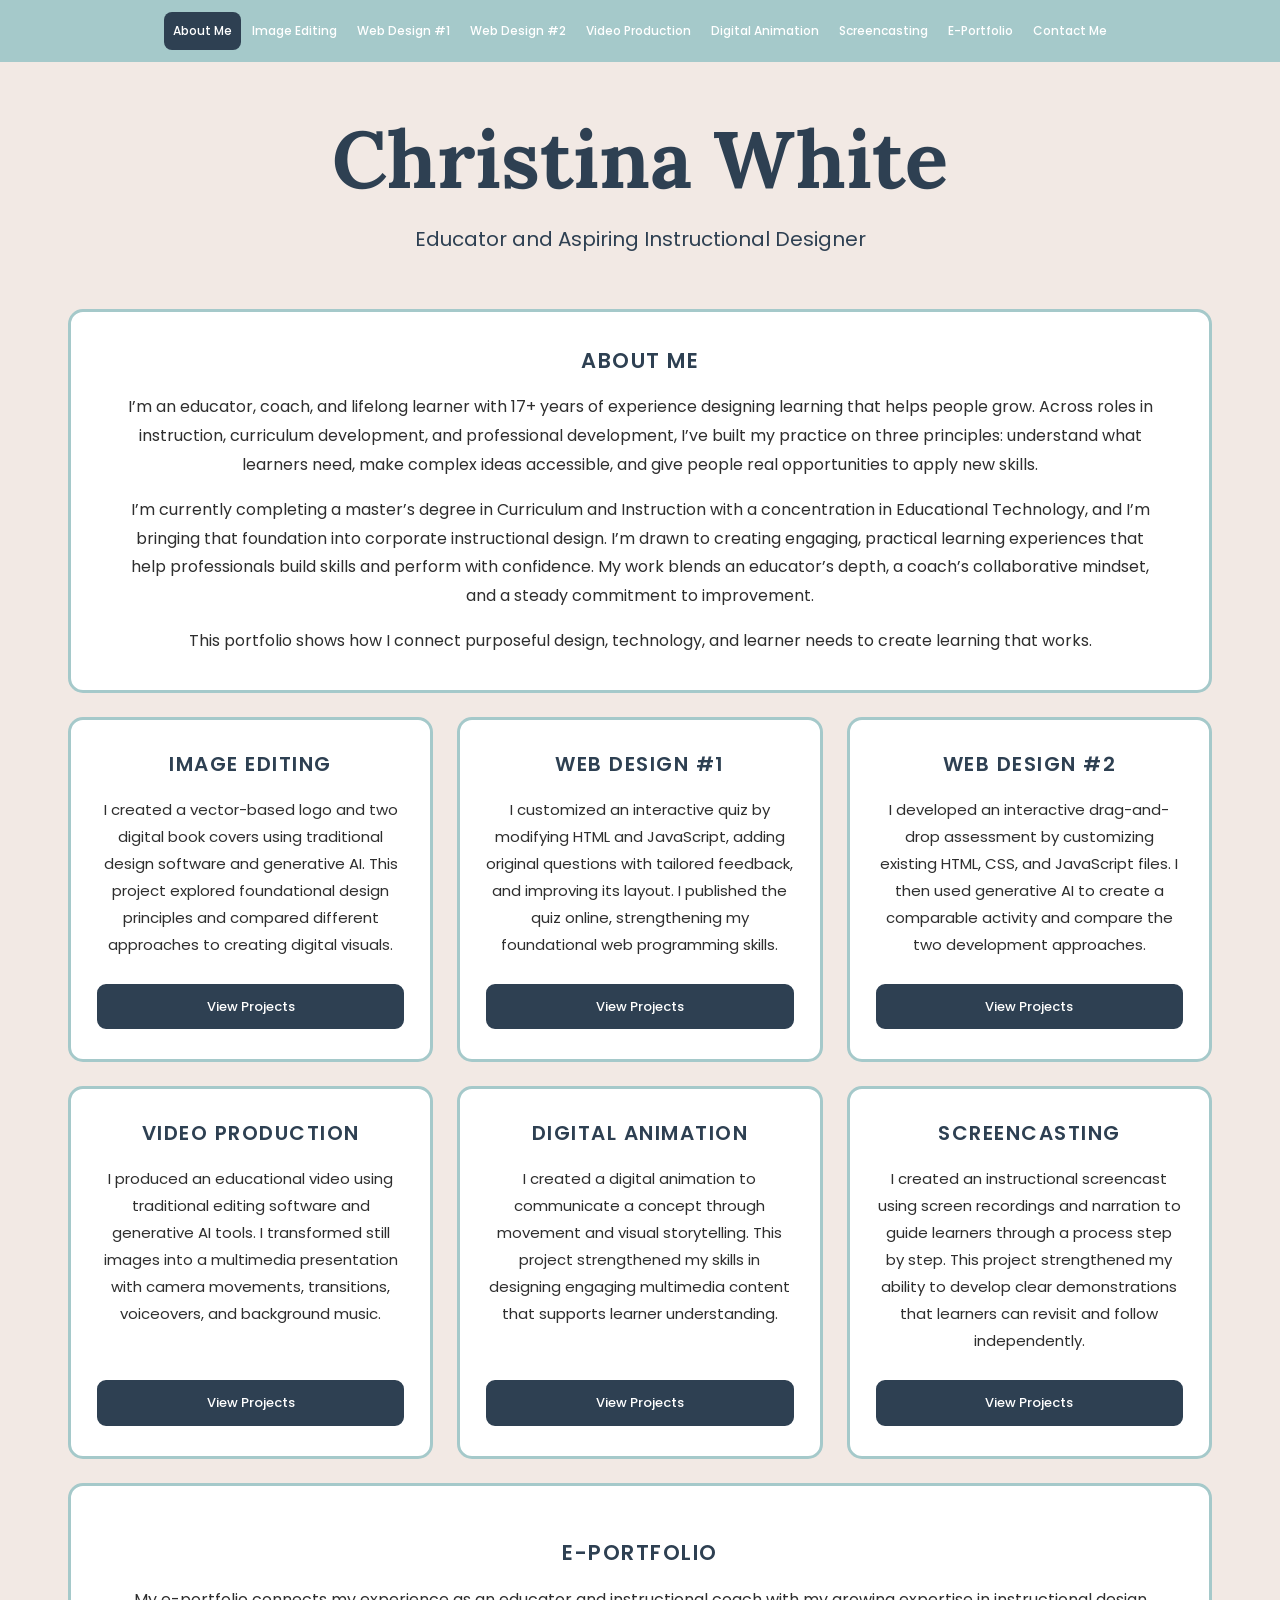
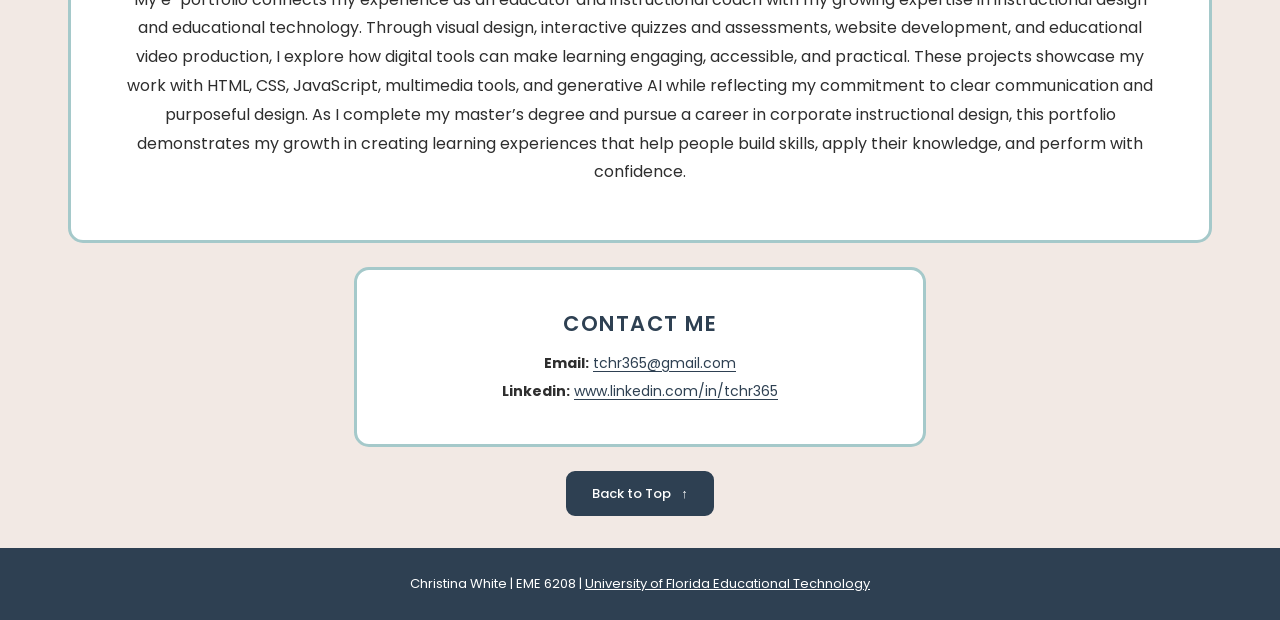
<file: index.html>
<!DOCTYPE html>
<html lang="en">
<head>
  <meta charset="UTF-8">
  <meta name="viewport" content="width=device-width, initial-scale=1.0">
  <meta name="description" content="Christina White's e-portfolio: education, instructional design, web development, and digital media projects.">
  <meta name="theme-color" content="#A5C9CA">
  <title>Christina White | E-Portfolio</title>
  <link rel="preconnect" href="https://fonts.googleapis.com">
  <link rel="preconnect" href="https://fonts.gstatic.com" crossorigin>
  <link href="https://fonts.googleapis.com/css2?family=Lora:wght@700&family=Poppins:wght@400;500;600;700&display=swap" rel="stylesheet">
  <link rel="stylesheet" href="style.css">
  <script src="script.js" defer></script>
</head>
<body id="top">
  <a class="skip-link" href="#main-content">Skip to content</a>
  <div class="page-shell">
    <header class="site-header">
      <nav class="navigation" aria-label="Main navigation">
        <button class="menu-toggle" type="button" aria-expanded="false" aria-controls="navigation-links" hidden>Menu <span aria-hidden="true">☰</span></button>
       <ul class="nav-list" id="navigation-links">
  <li><a class="nav-link" href="#about" data-section="about">About Me</a></li>
  <li><a class="nav-link" href="#image-editing" data-section="image-editing">Image Editing</a></li>
  <li><a class="nav-link" href="#web-design-1" data-section="web-design-1">Web Design #1</a></li>
  <li><a class="nav-link" href="#web-design-2" data-section="web-design-2">Web Design #2</a></li>
  <li><a class="nav-link" href="#video-production" data-section="video-production">Video Production</a></li>
  <li><a class="nav-link" href="#animation" data-section="animation">Digital Animation</a></li>
  <li><a class="nav-link" href="#screencasting" data-section="screencasting">Screencasting</a></li>
  <li><a class="nav-link" href="#e-portfolio" data-section="e-portfolio">E-Portfolio</a></li>
  <li><a class="nav-link" href="#contact" data-section="contact">Contact Me</a></li>
</ul>
      </nav>
    </header>

    <div class="introduction">
      <h1>Christina White</h1>
      <p>Educator and Aspiring Instructional Designer</p>
    </div>

    <main class="portfolio-grid" id="main-content">
      <!-- Row 1: About Me spans all three columns. -->
      <section class="card full-width about-card" id="about" aria-labelledby="about-heading">
        <h2 id="about-heading">ABOUT ME</h2>
        <p>I’m an educator, coach, and lifelong learner with 17+ years of experience designing learning that helps people grow. Across roles in instruction, curriculum development, and professional development, I’ve built my practice on three principles: understand what learners need, make complex ideas accessible, and give people real opportunities to apply new skills.</p>
        <p>I’m currently completing a master’s degree in Curriculum and Instruction with a concentration in Educational Technology, and I’m bringing that foundation into corporate instructional design. I’m drawn to creating engaging, practical learning experiences that help professionals build skills and perform with confidence. My work blends an educator’s depth, a coach’s collaborative mindset, and a steady commitment to improvement.</p>
        <p>This portfolio shows how I connect purposeful design, technology, and learner needs to create learning that works.</p>
      </section>

      <!-- Row 2: Three project cards. Add project URLs in script.js. -->
      <section class="card project-card" id="image-editing" aria-labelledby="image-heading">
        <h2 id="image-heading">IMAGE EDITING</h2>
        <p>I created a vector-based logo and two digital book covers using traditional design software and generative AI. This project explored foundational design principles and compared different approaches to creating digital visuals.</p>
        <div class="button-group">
  <a class="button" href="image-editing.html">View Projects</a>
        </div>
      </section>
      <section class="card project-card" id="web-design-1" aria-labelledby="web-1-heading">
        <h2 id="web-1-heading">WEB DESIGN #1</h2>
        <p>I customized an interactive quiz by modifying HTML and JavaScript, adding original questions with tailored feedback, and improving its layout. I published the quiz online, strengthening my foundational web programming skills.</p>
        <div class="button-group">
          <a class="button" href="web-design-1.html">View Projects</a>
        </div>
      </section>
      <section class="card project-card" id="web-design-2" aria-labelledby="web-2-heading">
        <h2 id="web-2-heading">WEB DESIGN #2</h2>
        <p>I developed an interactive drag-and-drop assessment by customizing existing HTML, CSS, and JavaScript files. I then used generative AI to create a comparable activity and compare the two development approaches.</p>
        <div class="button-group">
          <a class="button" href="web-design-2.html">View Projects</a>
        </div>
      </section>

      <!-- Row 3: Three more project cards. -->
      <section class="card project-card" id="video-production" aria-labelledby="video-heading">
        <h2 id="video-heading">VIDEO PRODUCTION</h2>
        <p>I produced an educational video using traditional editing software and generative AI tools. I transformed still images into a multimedia presentation with camera movements, transitions, voiceovers, and background music.</p>
                  <div class="button-group">
  <a class="button" href="video-production.html">View Projects</a>
        </div>
      </section>
      <section class="card project-card" id="animation" aria-labelledby="animation-heading">
        <h2 id="animation-heading">DIGITAL ANIMATION</h2>
        <p>I created a digital animation to communicate a concept through movement and visual storytelling. This project strengthened my skills in designing engaging multimedia content that supports learner understanding.</p>
        <div class="button-group">
           <a class="button" href="digital-animation.html">View Projects</a>
        </div>
      </section>
      <section class="card project-card" id="screencasting" aria-labelledby="screencast-heading">
        <h2 id="screencast-heading">SCREENCASTING</h2>
        <p>I created an instructional screencast using screen recordings and narration to guide learners through a process step by step. This project strengthened my ability to develop clear demonstrations that learners can revisit and follow independently.</p>
        <div class="button-group">
         <a class="button" href="screencasting.html">View Projects</a>
</div>
             </section>

      <!-- Row 4: The portfolio statement spans all three columns. -->
      <section class="card full-width portfolio-card" id="e-portfolio" aria-labelledby="portfolio-heading">
        <h2 id="portfolio-heading">E-PORTFOLIO</h2>
        <p>My e-portfolio connects my experience as an educator and instructional coach with my growing expertise in instructional design and educational technology. Through visual design, interactive quizzes and assessments, website development, and educational video production, I explore how digital tools can make learning engaging, accessible, and practical. These projects showcase my work with HTML, CSS, JavaScript, multimedia tools, and generative AI while reflecting my commitment to clear communication and purposeful design. As I complete my master’s degree and pursue a career in corporate instructional design, this portfolio demonstrates my growth in creating learning experiences that help people build skills, apply their knowledge, and perform with confidence.</p>
      </section>

      <!-- Row 5: Half-width, half-height contact card on larger screens. -->
      <section class="card contact-card" id="contact" aria-labelledby="contact-heading">
        <h2 id="contact-heading">CONTACT ME</h2>
        <address>
          <p><strong>Email:</strong> <a href="mailto:tchr365@gmail.com">tchr365@gmail.com</a></p>
          <p><strong>Linkedin:</strong> <a href="https://www.linkedin.com/in/tchr365" target="_blank" rel="noopener noreferrer">www.linkedin.com/in/tchr365</a></p>
        </address>
      </section>
    </main>

    <div class="back-to-top"><a class="button" href="#top">Back to Top <span aria-hidden="true">↑</span></a></div>
    <footer class="site-footer"><p>Christina White | EME 6208 | <a href="https://education.ufl.edu/educational-technology/">University of Florida Educational Technology</a></p>
</footer>
  </div>

  <!-- Used only until an actual project link has been added in script.js. -->
  <dialog class="project-dialog" aria-labelledby="project-dialog-title" aria-describedby="project-dialog-message">
    <h2 id="project-dialog-title">Project</h2>
    <p id="project-dialog-message">This project will be available soon.</p>
    <form method="dialog"><button class="button" autofocus>Close</button></form>
  </dialog>
</body>
</html>
</file>
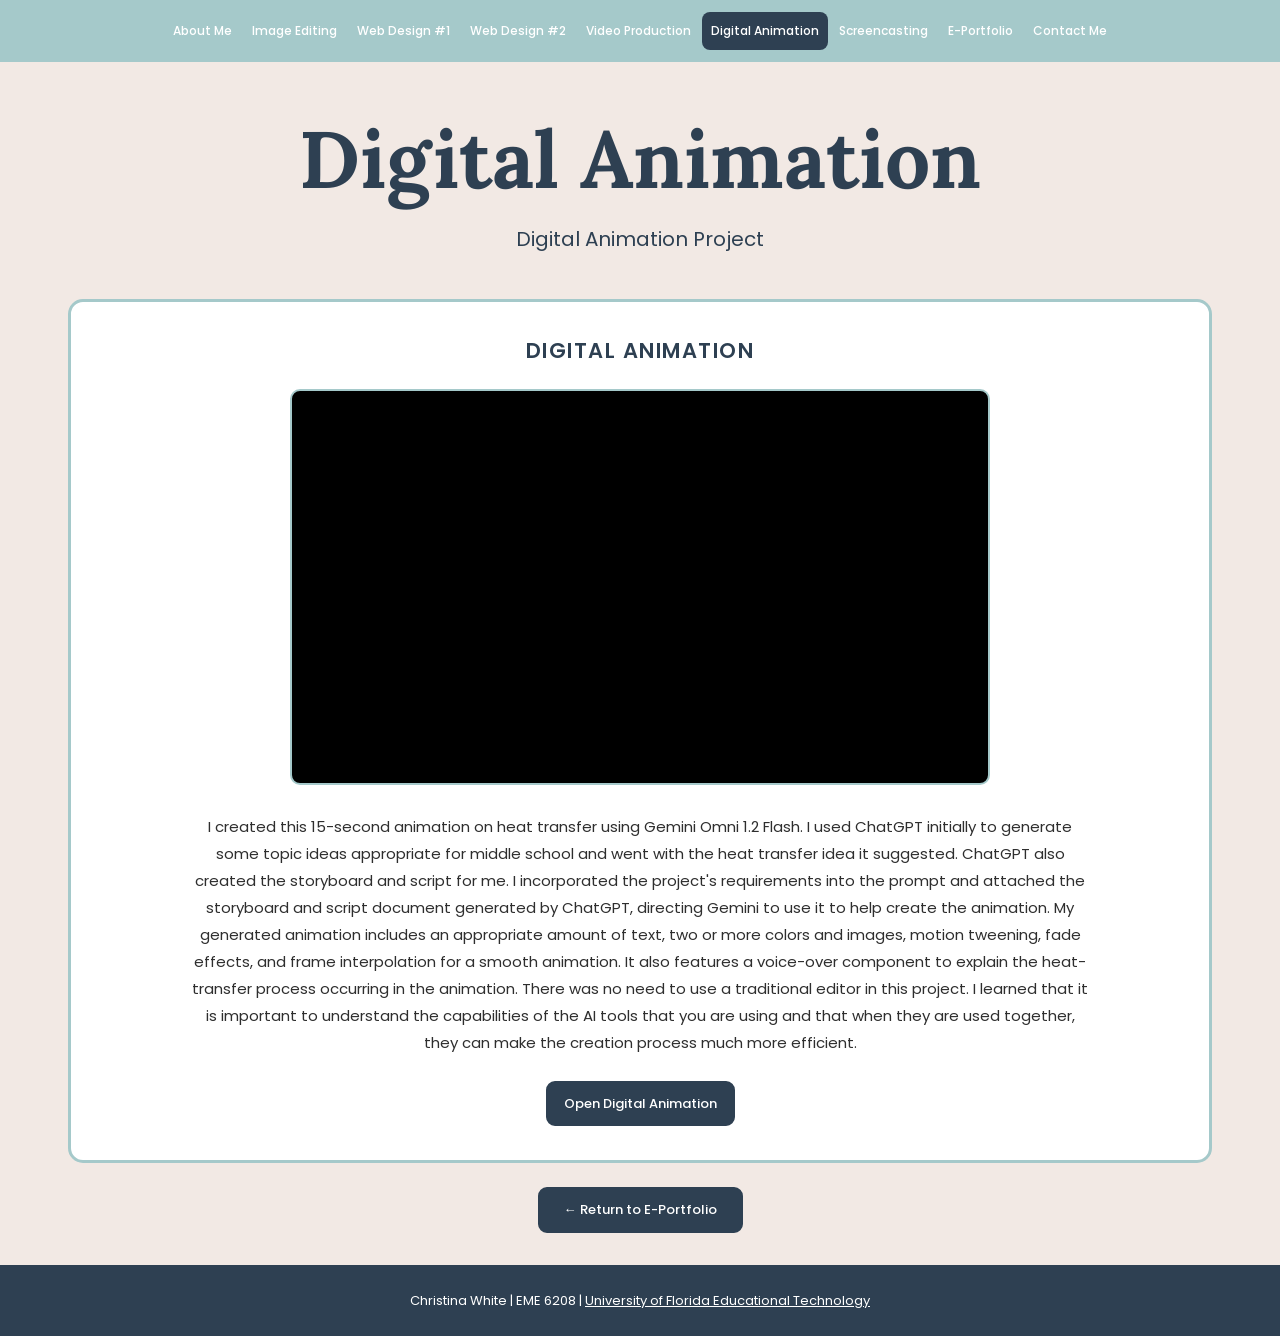
<file: digital-animation.html>
<!DOCTYPE html>
<html lang="en">

<head>

  <meta charset="UTF-8">

  <meta name="viewport"
        content="width=device-width, initial-scale=1.0">

  <meta name="description"
        content="Christina White's Digital Animation project.">

  <meta name="theme-color"
        content="#A5C9CA">

  <meta name="referrer"
        content="strict-origin-when-cross-origin">

  <title>Digital Animation | Christina White</title>


  <!-- SAME GOOGLE FONTS AS HOME PAGE -->

  <link rel="preconnect"
        href="https://fonts.googleapis.com">

  <link rel="preconnect"
        href="https://fonts.gstatic.com"
        crossorigin>

  <link
    href="https://fonts.googleapis.com/css2?family=Lora:wght@700&family=Poppins:wght@400;500;600;700&display=swap"
    rel="stylesheet">


  <!-- SAME STYLESHEET -->

  <link rel="stylesheet"
        href="style.css">


  <!-- SAME JAVASCRIPT -->

  <script src="script.js"
          defer></script>

</head>


<body id="top">

  <a class="skip-link"
     href="#main-content">
    Skip to content
  </a>


  <div class="page-shell">


    <!-- ==================================
         TOP NAVIGATION
         ================================== -->

    <header class="site-header">

      <nav class="navigation"
           aria-label="Main navigation">

        <button
          class="menu-toggle"
          type="button"
          aria-expanded="false"
          aria-controls="navigation-links"
          hidden>

          Menu

          <span aria-hidden="true">☰</span>

        </button>


        <ul class="nav-list"
            id="navigation-links">


          <li>
            <a class="nav-link"
               href="index.html#about">
              About Me
            </a>
          </li>


          <li>
            <a class="nav-link"
               href="index.html#image-editing">
              Image Editing
            </a>
          </li>


          <li>
            <a class="nav-link"
               href="index.html#web-design-1">
              Web Design #1
            </a>
          </li>


          <li>
            <a class="nav-link"
               href="index.html#web-design-2">
              Web Design #2
            </a>
          </li>


          <li>
            <a class="nav-link"
               href="index.html#video-production">
              Video Production
            </a>
          </li>


          <li>
            <a class="nav-link is-active"
               href="index.html#animation">
              Digital Animation
            </a>
          </li>


          <li>
            <a class="nav-link"
               href="index.html#screencasting">
              Screencasting
            </a>
          </li>


          <li>
            <a class="nav-link"
               href="index.html#e-portfolio">
              E-Portfolio
            </a>
          </li>


          <li>
            <a class="nav-link"
               href="index.html#contact">
              Contact Me
            </a>
          </li>


        </ul>

      </nav>

    </header>



    <!-- ==================================
         PAGE TITLE
         ================================== -->

    <div class="introduction animation-introduction">

      <h1>Digital Animation</h1>

      <p>Digital Animation Project</p>

    </div>



    <!-- ==================================
         ANIMATION PROJECT
         ================================== -->

    <main class="animation-project-grid"
          id="main-content">


      <section class="card animation-project-card">


        <h2>DIGITAL ANIMATION</h2>


        <!-- ==================================
             YOUTUBE ANIMATION
             ================================== -->

        <div class="animation-frame-container">

          <iframe
            class="animation-frame"
            src="https://www.youtube.com/embed/hjCxHATzFj4"
            title="Digital Animation Project by Christina White"
            loading="lazy"
            referrerpolicy="strict-origin-when-cross-origin"
            allow="accelerometer; autoplay; clipboard-write; encrypted-media; gyroscope; picture-in-picture; web-share"
            allowfullscreen>
          </iframe>

        </div>



        <!-- ==================================
             PROJECT DESCRIPTION
             ================================== -->

        <div class="animation-project-description">

          <p>
I created this 15-second animation on heat transfer using Gemini Omni 1.2 Flash.  I used ChatGPT initially to generate some topic ideas appropriate for middle school and went with the heat transfer idea it suggested.  ChatGPT also created the storyboard and script for me. I incorporated the project's requirements into the prompt and attached the storyboard and script document generated by ChatGPT, directing Gemini to use it to help create the animation. My generated animation includes an appropriate amount of text, two or more colors and images, motion tweening, fade effects, and frame interpolation for a smooth animation. It also features a voice-over component to explain the heat-transfer process occurring in the animation. There was no need to use a traditional editor in this project. I learned that it is important to understand the capabilities of the AI tools that you are using and that when they are used together, they can make the creation process much more efficient.  
          </p>

        </div>



        <!-- ==================================
             OPEN VIDEO BUTTON
             ================================== -->

        <div class="animation-project-button">

          <a
            class="button"
            href="https://www.youtube.com/watch?v=hjCxHATzFj4"
            target="_blank"
            rel="noopener noreferrer">

            Open Digital Animation

          </a>

        </div>


      </section>


    </main>



    <!-- ==================================
         RETURN TO PORTFOLIO
         ================================== -->

    <div class="back-to-top">

      <a
        class="button"
        href="index.html#animation">

        ← Return to E-Portfolio

      </a>

    </div>



    <!-- ==================================
         FOOTER
         ================================== -->

    <footer class="site-footer">

      <p>

        Christina White | EME 6208 |

        <a href="https://education.ufl.edu/educational-technology/">
          University of Florida Educational Technology
        </a>

      </p>

    </footer>


  </div>

</body>

</html>
</file>
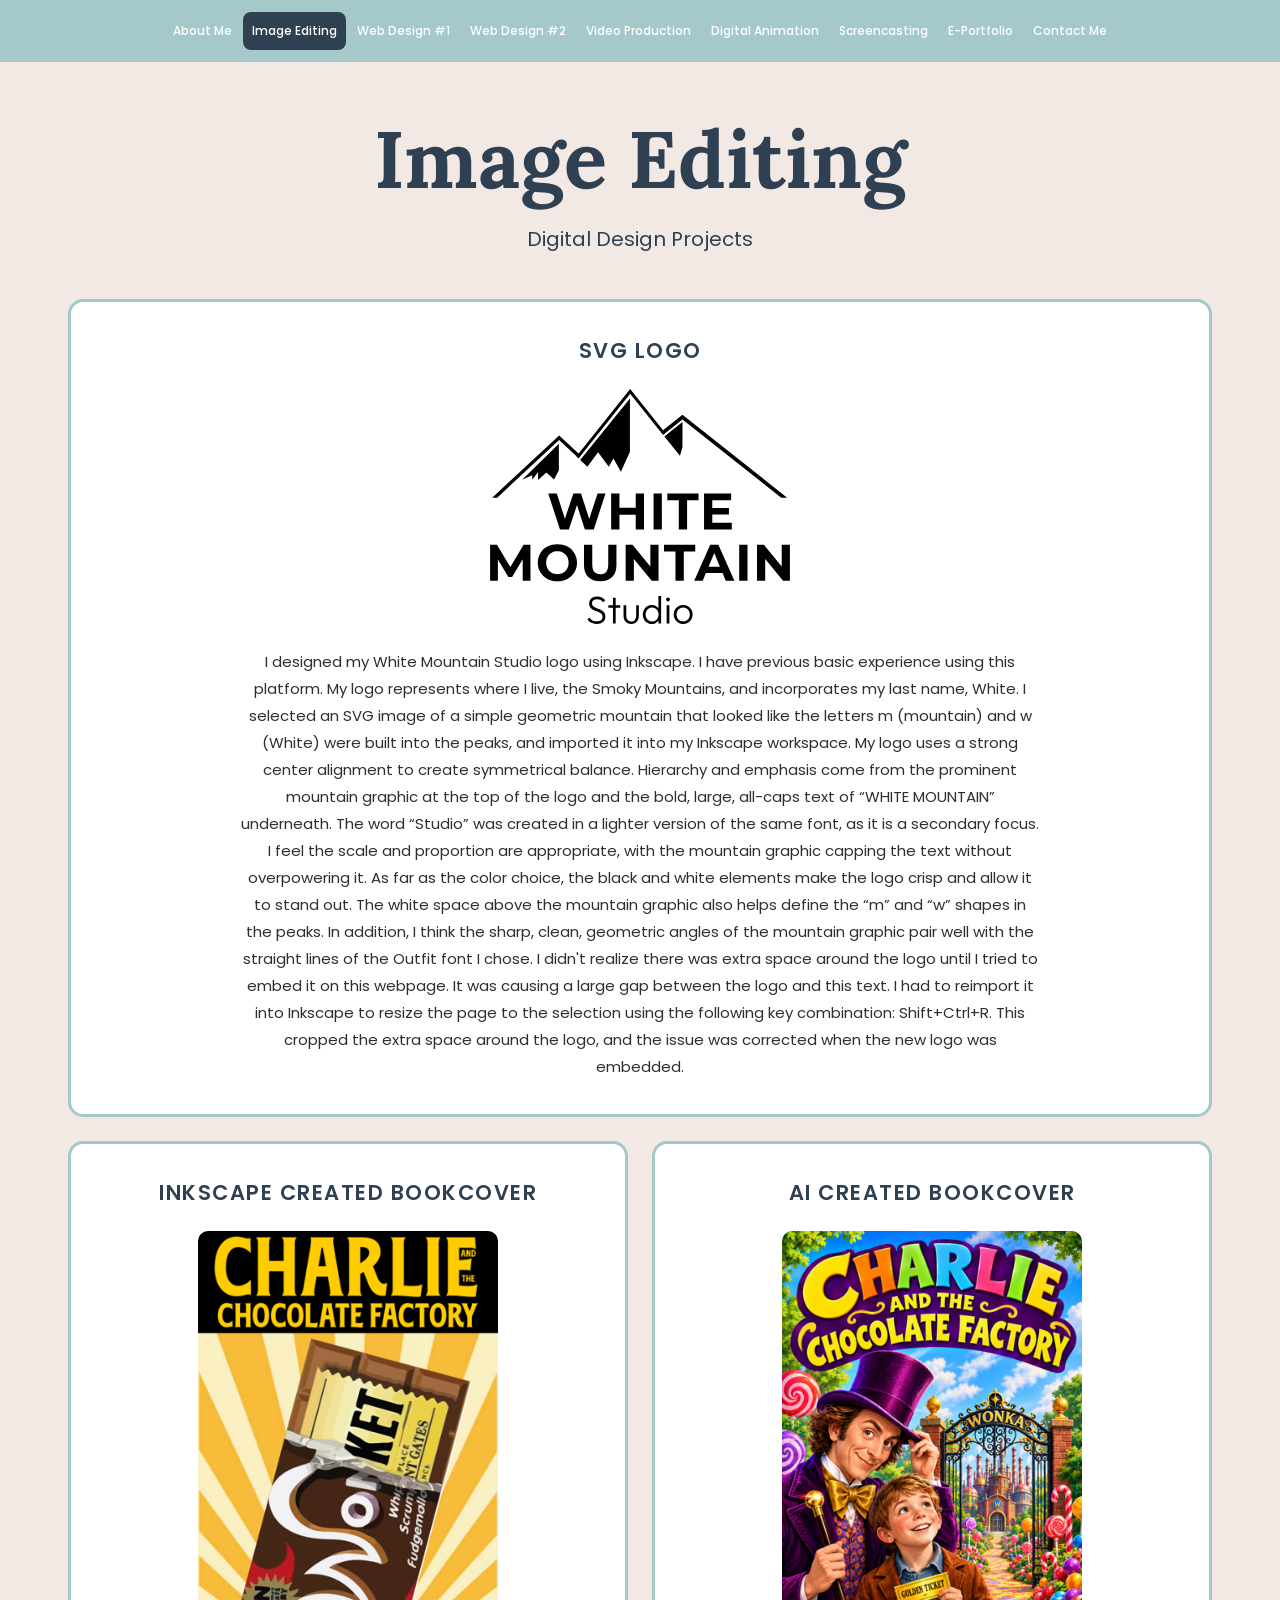
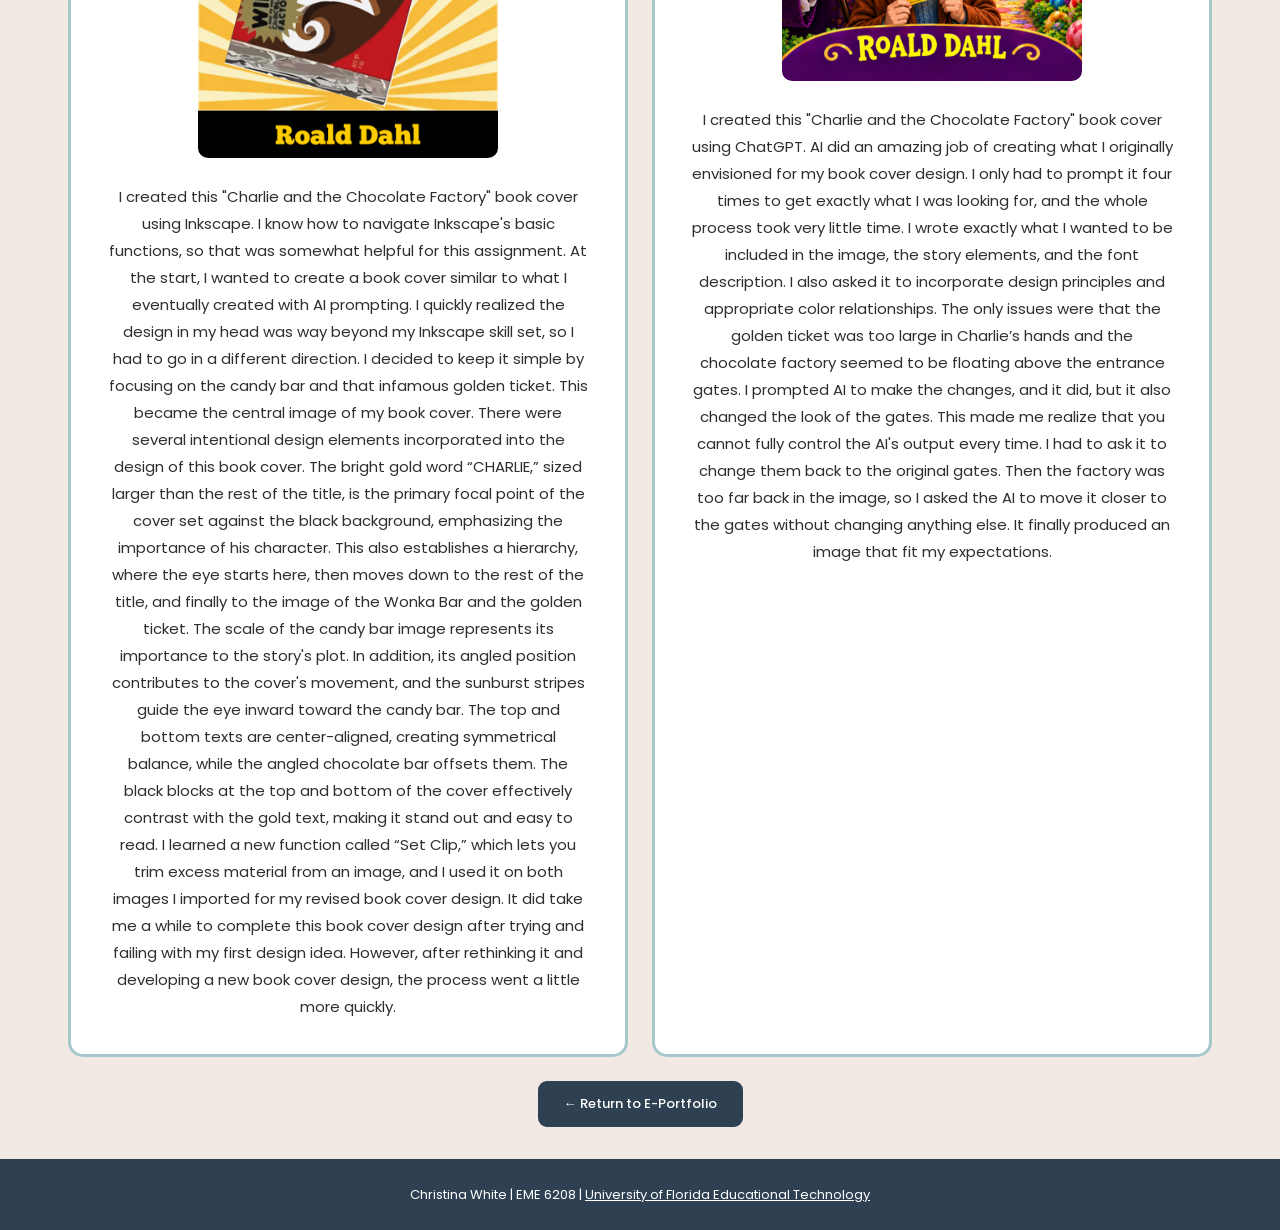
<file: image-editing.html>
<!DOCTYPE html>
<html lang="en">

<head>
  <meta charset="UTF-8">

  <meta name="viewport" content="width=device-width, initial-scale=1.0">

  <meta name="description"
        content="Christina White's image editing projects.">

  <meta name="theme-color" content="#A5C9CA">

  <title>Image Editing Projects | Christina White</title>

  <!-- Same Google fonts as the home page -->
  <link rel="preconnect" href="https://fonts.googleapis.com">

  <link rel="preconnect"
        href="https://fonts.gstatic.com"
        crossorigin>

  <link href="https://fonts.googleapis.com/css2?family=Lora:wght@700&family=Poppins:wght@400;500;600;700&display=swap"
        rel="stylesheet">

  <!-- Uses the SAME stylesheet as your home page -->
  <link rel="stylesheet" href="style.css">

  <!-- Uses the SAME JavaScript file -->
  <script src="script.js" defer></script>
</head>


<body id="top">

  <a class="skip-link" href="#main-content">
    Skip to content
  </a>


  <div class="page-shell">

    <!-- =========================
         TOP NAVIGATION BAR
         ========================= -->

    <header class="site-header">

      <nav class="navigation" aria-label="Main navigation">

        <button class="menu-toggle"
                type="button"
                aria-expanded="false"
                aria-controls="navigation-links"
                hidden>
          Menu
          <span aria-hidden="true">☰</span>
        </button>


        <ul class="nav-list" id="navigation-links">

          <li>
            <a class="nav-link"
               href="index.html#about">
              About Me
            </a>
          </li>

          <li>
            <a class="nav-link is-active"
               href="index.html#image-editing">
              Image Editing
            </a>
          </li>

          <li>
            <a class="nav-link"
               href="index.html#web-design-1">
              Web Design #1
            </a>
          </li>

          <li>
            <a class="nav-link"
               href="index.html#web-design-2">
              Web Design #2
            </a>
          </li>

          <li>
            <a class="nav-link"
               href="index.html#video-production">
              Video Production
            </a>
          </li>

          <li>
            <a class="nav-link"
               href="index.html#animation">
              Digital Animation
            </a>
          </li>

          <li>
            <a class="nav-link"
               href="index.html#screencasting">
              Screencasting
            </a>
          </li>

          <li>
            <a class="nav-link"
               href="index.html#e-portfolio">
              E-Portfolio
            </a>
          </li>

          <li>
            <a class="nav-link"
               href="index.html#contact">
              Contact Me
            </a>
          </li>

        </ul>

      </nav>

    </header>


    <!-- =========================
         PAGE TITLE
         ========================= -->

    <div class="introduction image-editing-introduction">

      <h1>Image Editing</h1>

      <p>Digital Design Projects</p>

    </div>


    <!-- =========================
         PROJECTS
         ========================= -->

   <main class="image-project-grid" id="main-content">

  <!-- TOP FULL-WIDTH BOX -->
  <section class="card image-project-card svg-project">

    <h2>SVG LOGO</h2>

    <img
      src="svg-logo.svg"
      alt="SVG Logo created by Christina White"
      class="project-image">

    <p>
I designed my White Mountain Studio logo using Inkscape.  I have previous basic experience using this platform.  My logo represents where I live, the Smoky Mountains, and incorporates my last name, White.  I selected an SVG image of a simple geometric mountain that looked like the letters m (mountain) and w (White) were built into the peaks, and imported it into my Inkscape workspace.  My logo uses a strong center alignment to create symmetrical balance.  Hierarchy and emphasis come from the prominent mountain graphic at the top of the logo and the bold, large, all-caps text of “WHITE MOUNTAIN” underneath.   The word “Studio” was created in a lighter version of the same font, as it is a secondary focus.  I feel the scale and proportion are appropriate, with the mountain graphic capping the text without overpowering it.  As far as the color choice, the black and white elements make the logo crisp and allow it to stand out.  The white space above the mountain graphic also helps define the “m” and “w” shapes in the peaks.  In addition, I think the sharp, clean, geometric angles of the mountain graphic pair well with the straight lines of the Outfit font I chose.  I didn't realize there was extra space around the logo until I tried to embed it on this webpage.  It was causing a large gap between the logo and this text. I had to reimport it into Inkscape to resize the page to the selection using the following key combination: Shift+Ctrl+R.  This cropped the extra space around the logo, and the issue was corrected when the new logo was embedded.
    </p>

  </section>


  <!-- BOTTOM LEFT BOX -->
  <section class="card image-project-card inkscape-project">

    <h2>INKSCAPE CREATED BOOKCOVER</h2>

    <img
      src="inkscape-bookcover.png"
      alt="Book cover created with Inkscape"
      class="project-image">

    <p>
I created this "Charlie and the Chocolate Factory" book cover using Inkscape.  I know how to navigate Inkscape's basic functions, so that was somewhat helpful for this assignment.  At the start, I wanted to create a book cover similar to what I eventually created with AI prompting.  I quickly realized the design in my head was way beyond my Inkscape skill set, so I had to go in a different direction.  I decided to keep it simple by focusing on the candy bar and that infamous golden ticket.  This became the central image of my book cover.  There were several intentional design elements incorporated into the design of this book cover.  The bright gold word “CHARLIE,” sized larger than the rest of the title, is the primary focal point of the cover set against the black background, emphasizing the importance of his character.  This also establishes a hierarchy, where the eye starts here, then moves down to the rest of the title, and finally to the image of the Wonka Bar and the golden ticket.  The scale of the candy bar image represents its importance to the story's plot.  In addition, its angled position contributes to the cover's movement, and the sunburst stripes guide the eye inward toward the candy bar.  The top and bottom texts are center-aligned, creating symmetrical balance, while the angled chocolate bar offsets them.  The black blocks at the top and bottom of the cover effectively contrast with the gold text, making it stand out and easy to read. I learned a new function called “Set Clip,” which lets you trim excess material from an image, and I used it on both images I imported for my revised book cover design.  It did take me a while to complete this book cover design after trying and failing with my first design idea.  However, after rethinking it and developing a new book cover design, the process went a little more quickly.  
    </p>

  </section>


  <!-- BOTTOM RIGHT BOX -->
  <section class="card image-project-card ai-project">

    <h2>AI CREATED BOOKCOVER</h2>

    <img
      src="ai-bookcover.png"
      alt="Book cover created using generative AI"
      class="project-image">

    <p>
I created this "Charlie and the Chocolate Factory" book cover using ChatGPT.  AI did an amazing job of creating what I originally envisioned for my book cover design.  I only had to prompt it four times to get exactly what I was looking for, and the whole process took very little time.  I wrote exactly what I wanted to be included in the image, the story elements, and the font description.  I also asked it to incorporate design principles and appropriate color relationships.  The only issues were that the golden ticket was too large in Charlie’s hands and the chocolate factory seemed to be floating above the entrance gates.  I prompted AI to make the changes, and it did, but it also changed the look of the gates.  This made me realize that you cannot fully control the AI's output every time.  I had to ask it to change them back to the original gates.  Then the factory was too far back in the image, so I asked the AI to move it closer to the gates without changing anything else.  It finally produced an image that fit my expectations.   
    </p>

  </section>

</main>

    
    <!-- =========================
         RETURN BUTTON
         ========================= -->

    <div class="back-to-top">

      <a class="button" href="index.html#image-editing">
        ← Return to E-Portfolio
      </a>

    </div>


    <!-- =========================
         SAME FOOTER
         ========================= -->

    <footer class="site-footer">

      <p>
        Christina White | EME 6208 |
        <a href="https://education.ufl.edu/educational-technology/">
          University of Florida Educational Technology
        </a>
      </p>

    </footer>

  </div>

</body>

</html>
</file>
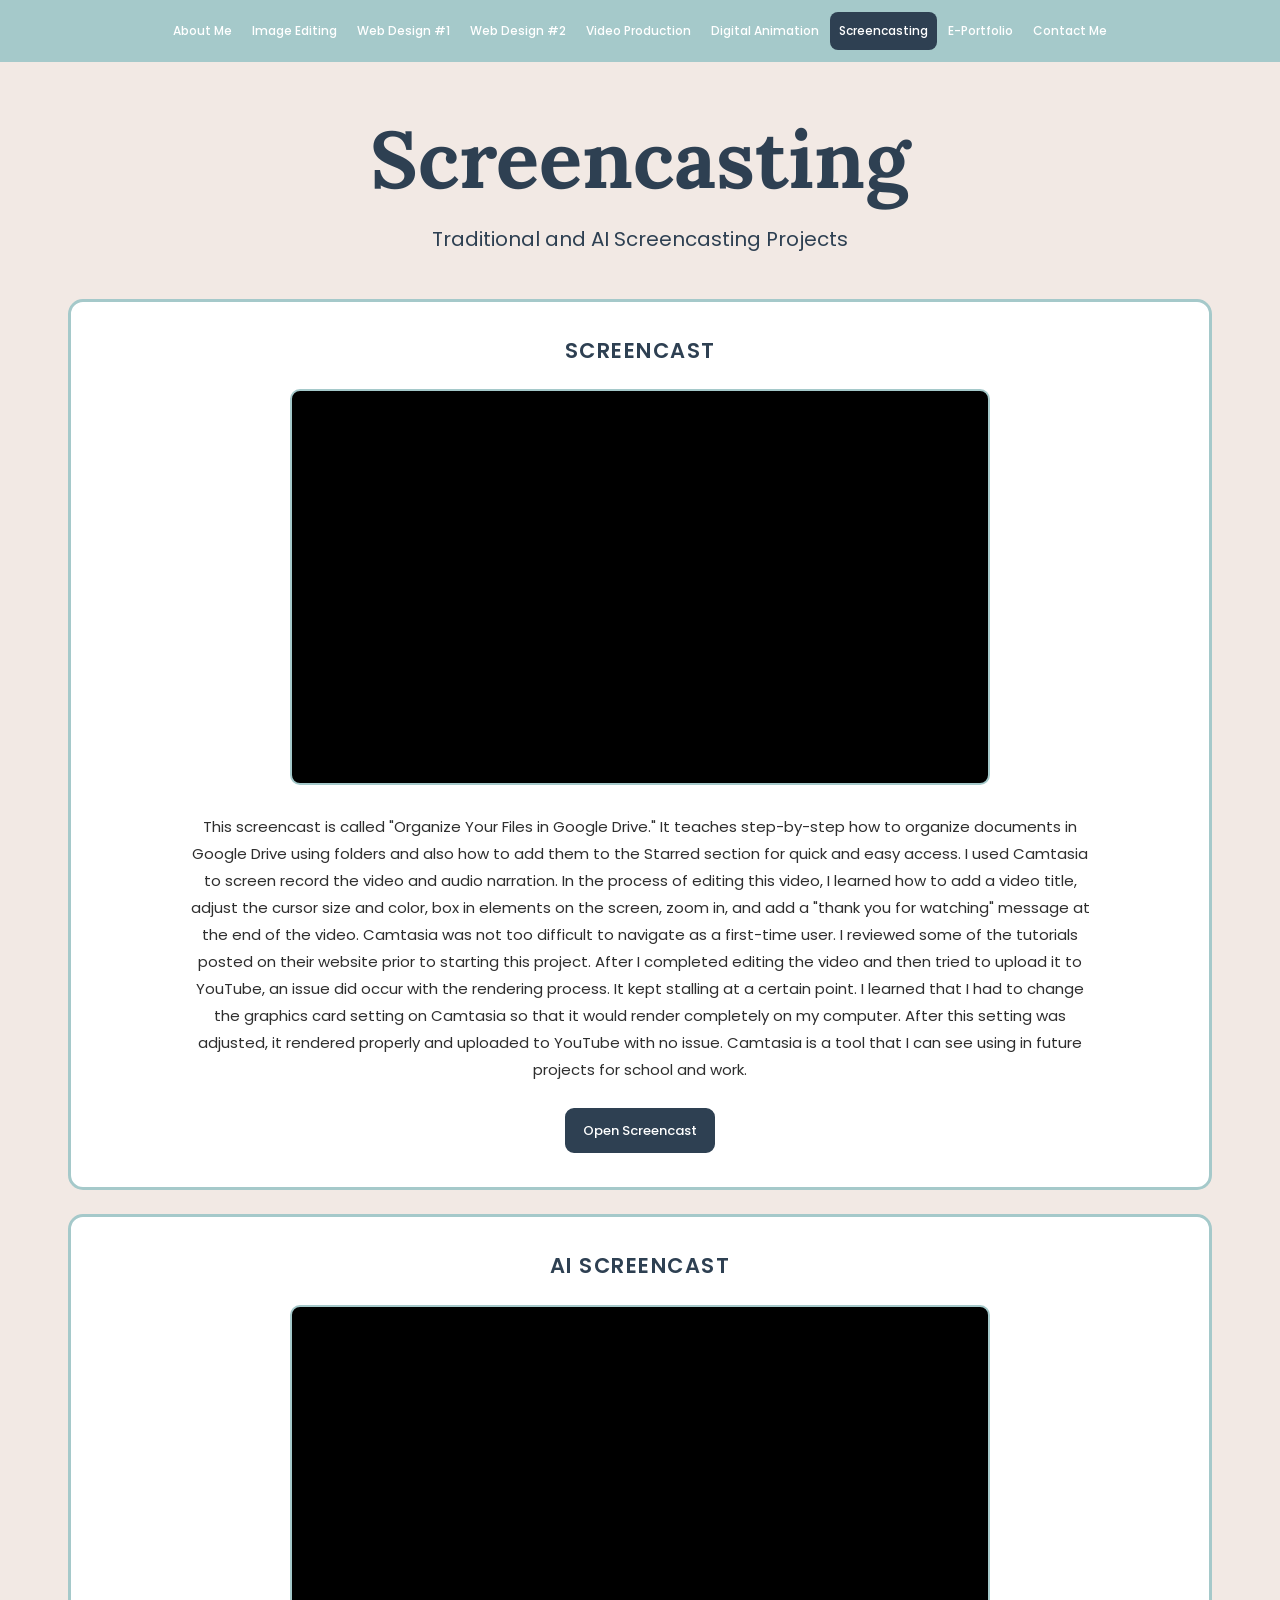
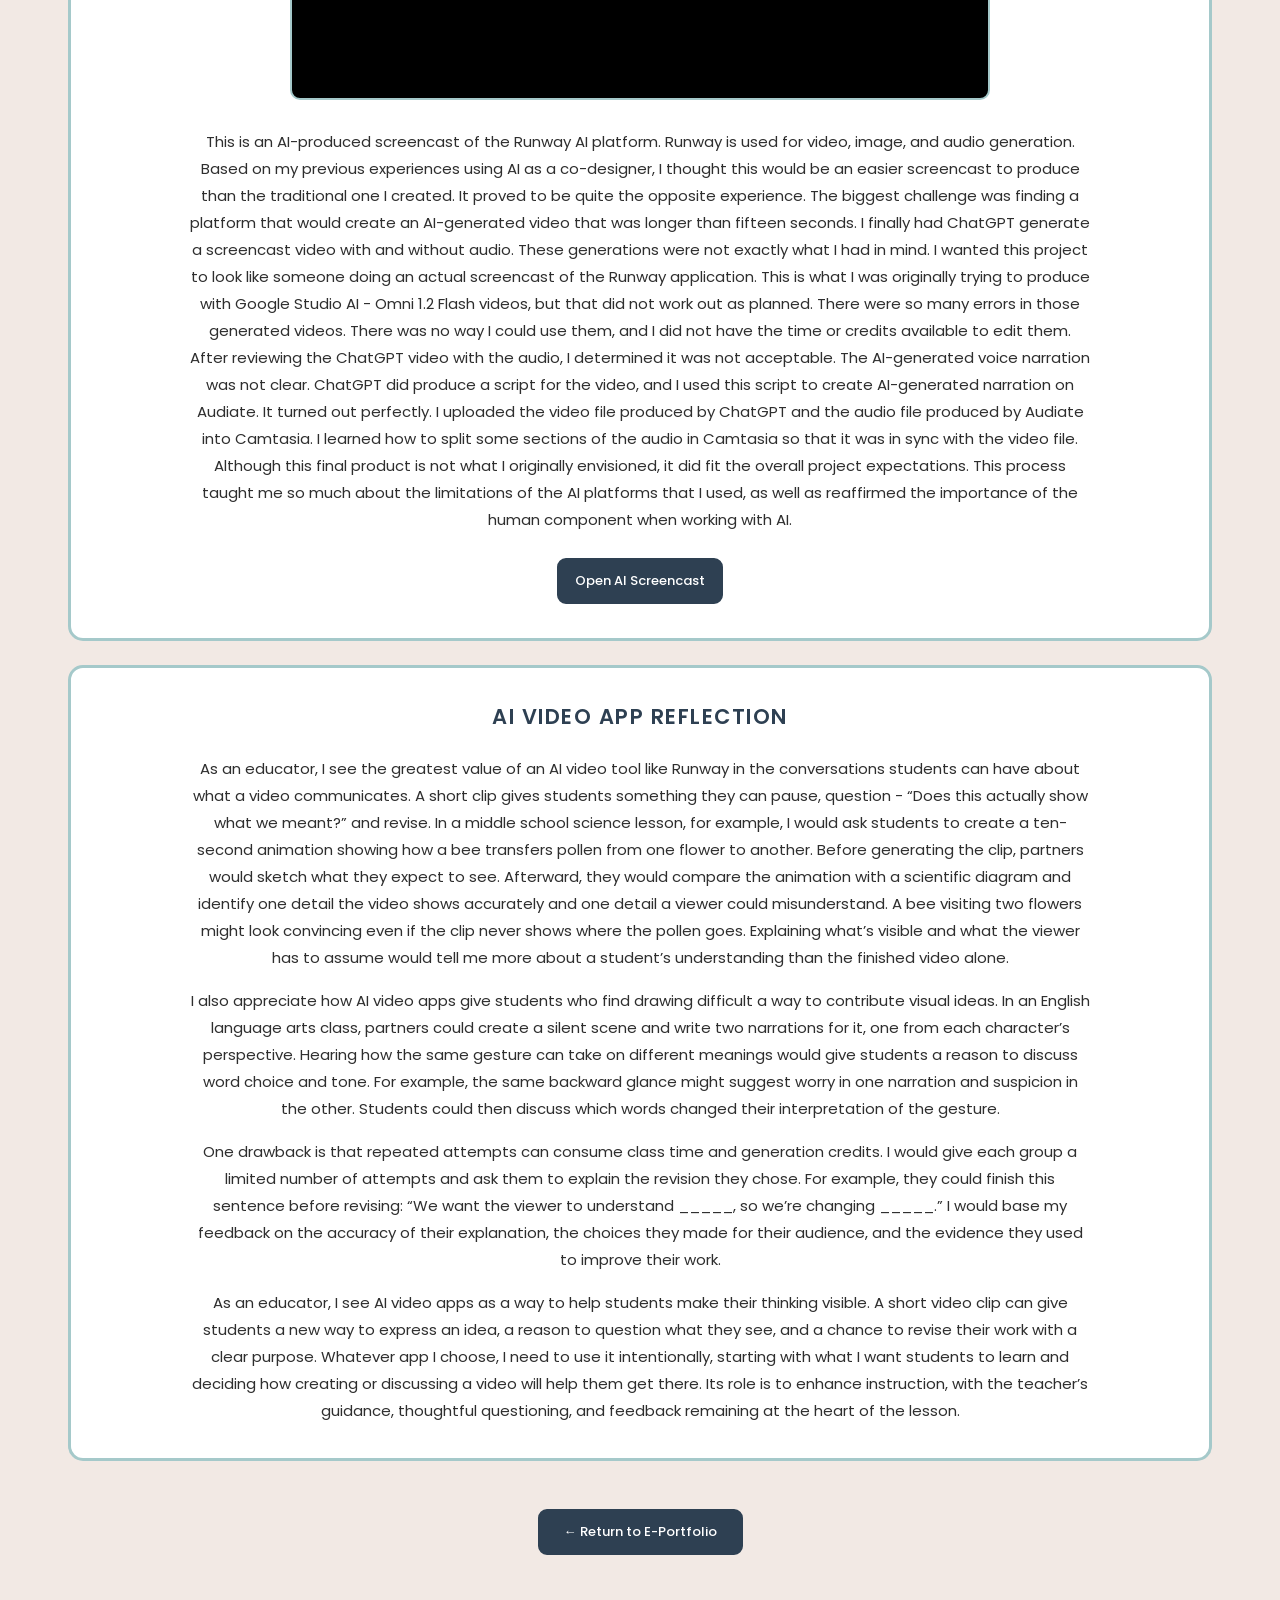
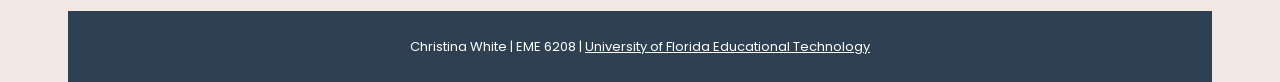
<file: screencasting.html>
<!DOCTYPE html>
<html lang="en">

<head>

  <meta charset="UTF-8">

  <meta name="viewport"
        content="width=device-width, initial-scale=1.0">

  <meta name="description"
        content="Christina White's Screencasting projects.">

  <meta name="theme-color"
        content="#A5C9CA">

  <meta name="referrer"
        content="strict-origin-when-cross-origin">

  <title>Screencasting | Christina White</title>


  <!-- SAME GOOGLE FONTS -->

  <link rel="preconnect"
        href="https://fonts.googleapis.com">

  <link rel="preconnect"
        href="https://fonts.gstatic.com"
        crossorigin>

  <link
    href="https://fonts.googleapis.com/css2?family=Lora:wght@700&family=Poppins:wght@400;500;600;700&display=swap"
    rel="stylesheet">


  <!-- SAME STYLESHEET -->

  <link rel="stylesheet" href="style.css">


  <!-- SAME JAVASCRIPT -->

  <script src="script.js" defer></script>

</head>


<body id="top">

  <a class="skip-link" href="#main-content">
    Skip to content
  </a>


  <div class="page-shell">


    <!-- ==================================
         TOP NAVIGATION
         ================================== -->

    <header class="site-header">

      <nav class="navigation"
           aria-label="Main navigation">

        <button
          class="menu-toggle"
          type="button"
          aria-expanded="false"
          aria-controls="navigation-links"
          hidden>

          Menu
          <span aria-hidden="true">☰</span>

        </button>


        <ul class="nav-list" id="navigation-links">

          <li>
            <a class="nav-link"
               href="index.html#about">
              About Me
            </a>
          </li>

          <li>
            <a class="nav-link"
               href="index.html#image-editing">
              Image Editing
            </a>
          </li>

          <li>
            <a class="nav-link"
               href="index.html#web-design-1">
              Web Design #1
            </a>
          </li>

          <li>
            <a class="nav-link"
               href="index.html#web-design-2">
              Web Design #2
            </a>
          </li>

          <li>
            <a class="nav-link"
               href="index.html#video-production">
              Video Production
            </a>
          </li>

          <li>
            <a class="nav-link"
               href="index.html#animation">
              Digital Animation
            </a>
          </li>

          <li>
            <a class="nav-link is-active"
               href="index.html#screencasting">
              Screencasting
            </a>
          </li>

          <li>
            <a class="nav-link"
               href="index.html#e-portfolio">
              E-Portfolio
            </a>
          </li>

          <li>
            <a class="nav-link"
               href="index.html#contact">
              Contact Me
            </a>
          </li>

        </ul>

      </nav>

    </header>


    <!-- ==================================
         PAGE TITLE
         ================================== -->

    <div class="introduction screencasting-introduction">

      <h1>Screencasting</h1>

      <p>Traditional and AI Screencasting Projects</p>

    </div>


    <!-- ==================================
         PROJECTS
         ================================== -->

    <main class="screencasting-project-grid"
          id="main-content">


      <!-- ==================================
           TRADITIONAL SCREENCAST
           ================================== -->

      <section class="card screencasting-project-card">

        <h2>SCREENCAST</h2>


        <div class="screencast-frame-container">

          <iframe
            class="screencast-frame"
            src="https://www.youtube.com/embed/WL-TIUvWURw"
            title="Screencast Project by Christina White"
            loading="lazy"
            referrerpolicy="strict-origin-when-cross-origin"
            allow="accelerometer; autoplay; clipboard-write; encrypted-media; gyroscope; picture-in-picture; web-share"
            allowfullscreen>
          </iframe>

        </div>


        <div class="screencasting-project-description">

          <p>
This screencast is called "Organize Your Files in Google Drive."  It teaches step-by-step how to organize documents in Google Drive using folders and also how to add them to the Starred section for quick and easy access.  I used Camtasia to screen record the video and audio narration.  In the process of editing this video, I learned how to add a video title, adjust the cursor size and color, box in elements on the screen, zoom in, and add a "thank you for watching" message at the end of the video.  Camtasia was not too difficult to navigate as a first-time user.  I reviewed some of the tutorials posted on their website prior to starting this project.  After I completed editing the video and then tried to upload it to YouTube, an issue did occur with the rendering process.  It kept stalling at a certain point.  I learned that I had to change the graphics card setting on Camtasia so that it would render completely on my computer.  After this setting was adjusted, it rendered properly and uploaded to YouTube with no issue.  Camtasia is a tool that I can see using in future projects for school and work.
         </p>

        </div>


        <div class="screencasting-project-button">

          <a
            class="button"
            href="https://www.youtube.com/watch?v=WL-TIUvWURw&t"
            target="_blank"
            rel="noopener noreferrer">

            Open Screencast

          </a>

        </div>

      </section>


      <!-- ==================================
           AI SCREENCAST
           ================================== -->

      <section class="card screencasting-project-card">

        <h2>AI SCREENCAST</h2>


        <div class="screencast-frame-container">

          <iframe
            class="screencast-frame"
            src="https://www.youtube.com/embed/qjrpoHVWMIE"
            title="AI Screencast Project by Christina White"
            loading="lazy"
            referrerpolicy="strict-origin-when-cross-origin"
            allow="accelerometer; autoplay; clipboard-write; encrypted-media; gyroscope; picture-in-picture; web-share"
            allowfullscreen>
          </iframe>

        </div>


        <div class="screencasting-project-description">

          <p>
This is an AI-produced screencast of the Runway AI platform.  Runway is used for video, image, and audio generation.  Based on my previous experiences using AI as a co-designer, I thought this would be an easier screencast to produce than the traditional one I created.  It proved to be quite the opposite experience.  The biggest challenge was finding a platform that would create an AI-generated video that was longer than fifteen seconds. I finally had ChatGPT generate a screencast video with and without audio.  These generations were not exactly what I had in mind.  I wanted this project to look like someone doing an actual screencast of the Runway application.  This is what I was originally trying to produce with Google Studio AI - Omni 1.2 Flash videos, but that did not work out as planned.  There were so many errors in those generated videos.  There was no way I could use them, and I did not have the time or credits available to edit them.  After reviewing the ChatGPT video with the audio, I determined it was not acceptable.  The AI-generated voice narration was not clear.  ChatGPT did produce a script for the video, and I used this script to create AI-generated narration on Audiate.  It turned out perfectly.  I uploaded the video file produced by ChatGPT and the audio file produced by Audiate into Camtasia.  I learned how to split some sections of the audio in Camtasia so that it was in sync with the video file.  Although this final product is not what I originally envisioned, it did fit the overall project expectations.  This process taught me so much about the limitations of the AI platforms that I used, as well as reaffirmed the importance of the human component when working with AI.

          </p>

        </div>


        <div class="screencasting-project-button">

          <a
            class="button"
            href="https://www.youtube.com/watch?v=qjrpoHVWMIE&t"
            target="_blank"
            rel="noopener noreferrer">

            Open AI Screencast

          </a>

        </div>

      </section>


      <!-- ==================================
     AI VIDEO APP REFLECTION
     ================================== -->

<section class="card screencasting-project-card">

  <h2>AI VIDEO APP REFLECTION</h2>

  <div class="screencasting-project-description">

    <p>
As an educator, I see the greatest value of an AI video tool like Runway in the conversations students can have about what a video communicates.  A short clip gives students something they can pause, question - “Does this actually show what we meant?” and revise.  In a middle school science lesson, for example, I would ask students to create a ten-second animation showing how a bee transfers pollen from one flower to another.  Before generating the clip, partners would sketch what they expect to see.  Afterward, they would compare the animation with a scientific diagram and identify one detail the video shows accurately and one detail a viewer could misunderstand.  A bee visiting two flowers might look convincing even if the clip never shows where the pollen goes.  Explaining what’s visible and what the viewer has to assume would tell me more about a student’s understanding than the finished video alone.
</p>
<p>
I also appreciate how AI video apps give students who find drawing difficult a way to contribute visual ideas.  In an English language arts class, partners could create a silent scene and write two narrations for it, one from each character’s perspective.  Hearing how the same gesture can take on different meanings would give students a reason to discuss word choice and tone.  For example, the same backward glance might suggest worry in one narration and suspicion in the other.  Students could then discuss which words changed their interpretation of the gesture.
</p>
<p>
One drawback is that repeated attempts can consume class time and generation credits.  I would give each group a limited number of attempts and ask them to explain the revision they chose.  For example, they could finish this sentence before revising:  “We want the viewer to understand _____, so we’re changing _____.”  I would base my feedback on the accuracy of their explanation, the choices they made for their audience, and the evidence they used to improve their work.
    </p>
<p>
As an educator, I see AI video apps as a way to help students make their thinking visible.  A short video clip can give students a new way to express an idea, a reason to question what they see, and a chance to revise their work with a clear purpose.  Whatever app I choose, I need to use it intentionally, starting with what I want students to learn and deciding how creating or discussing a video will help them get there.  Its role is to enhance instruction, with the teacher’s guidance, thoughtful questioning, and feedback remaining at the heart of the lesson.
 </p> 
  </div>

</section>


    <!-- ==================================
         RETURN BUTTON
         ================================== -->

    <div class="back-to-top">

      <a
        class="button"
        href="index.html#screencasting">

        ← Return to E-Portfolio

      </a>

    </div>


    <!-- ==================================
         FOOTER
         ================================== -->

    <footer class="site-footer">

      <p>

        Christina White | EME 6208 |

        <a href="https://education.ufl.edu/educational-technology/">
          University of Florida Educational Technology
        </a>

      </p>

    </footer>


  </div>

</body>

</html>
</file>
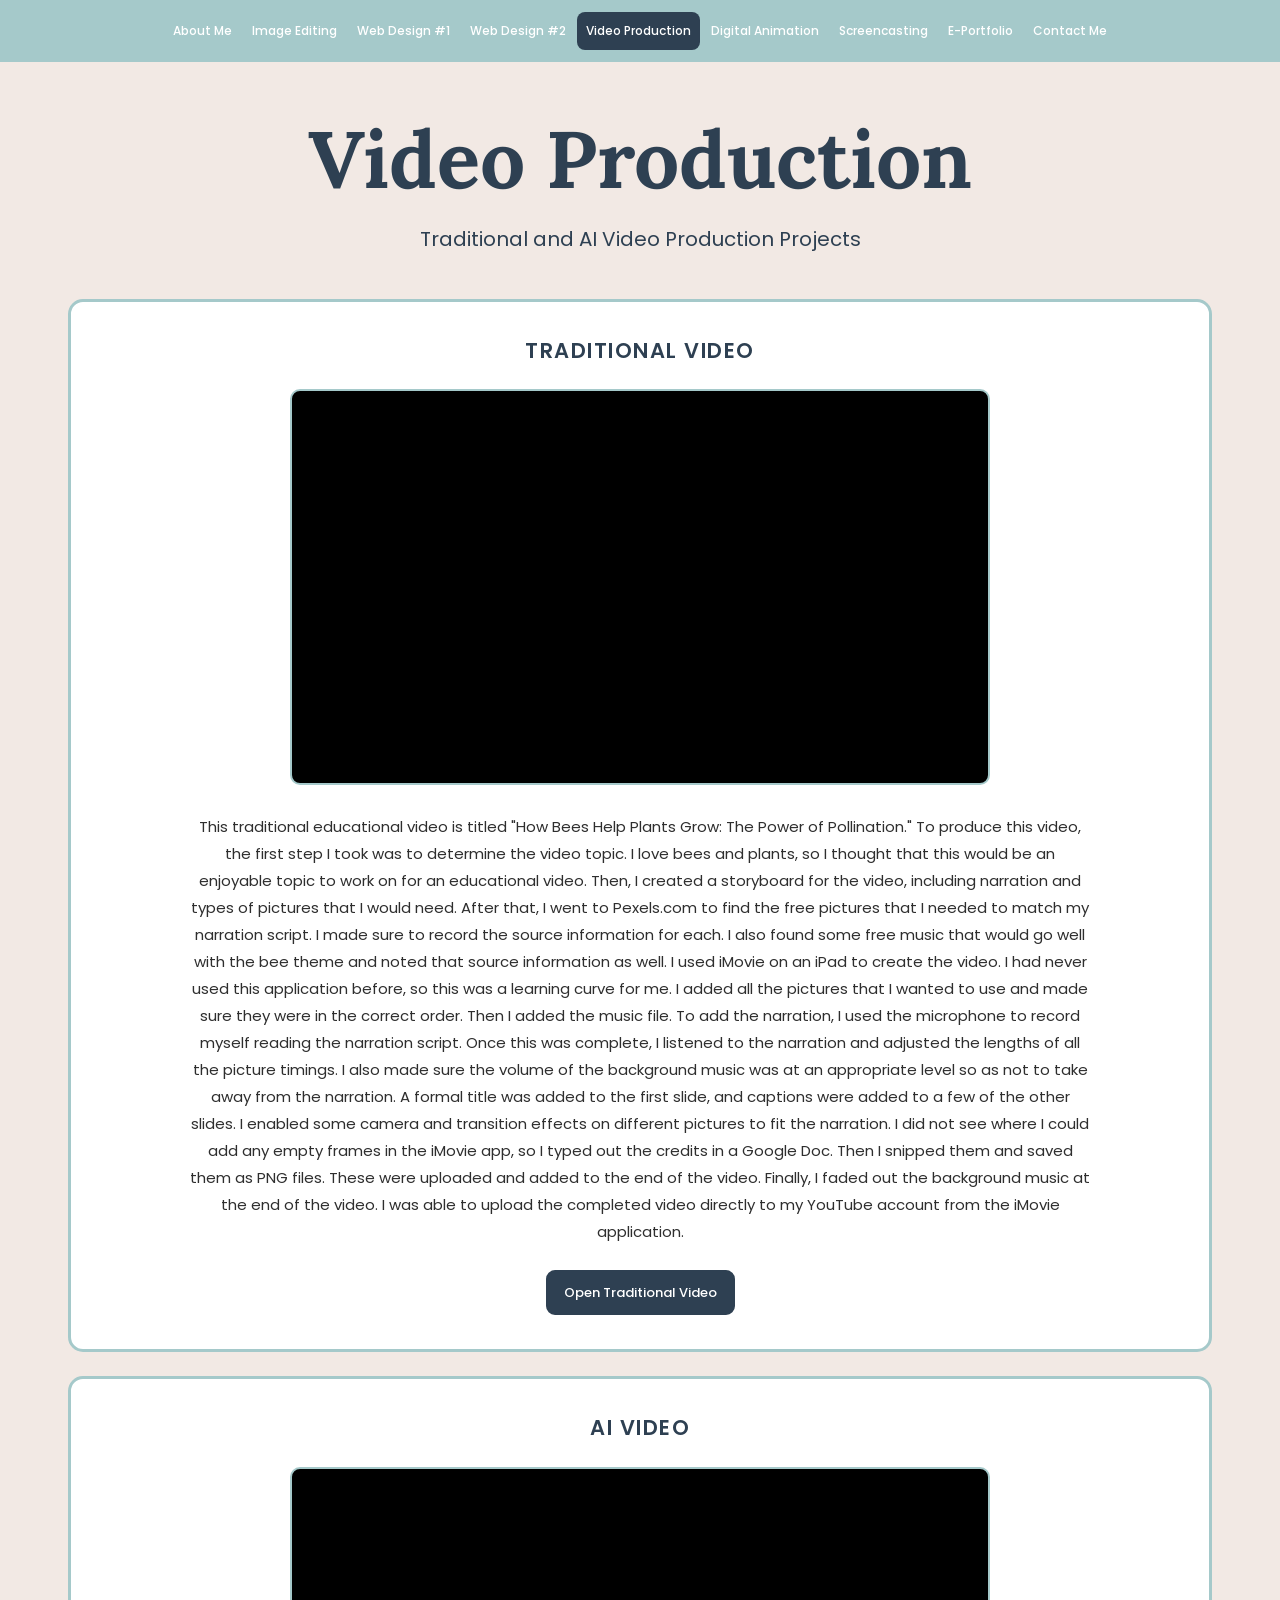
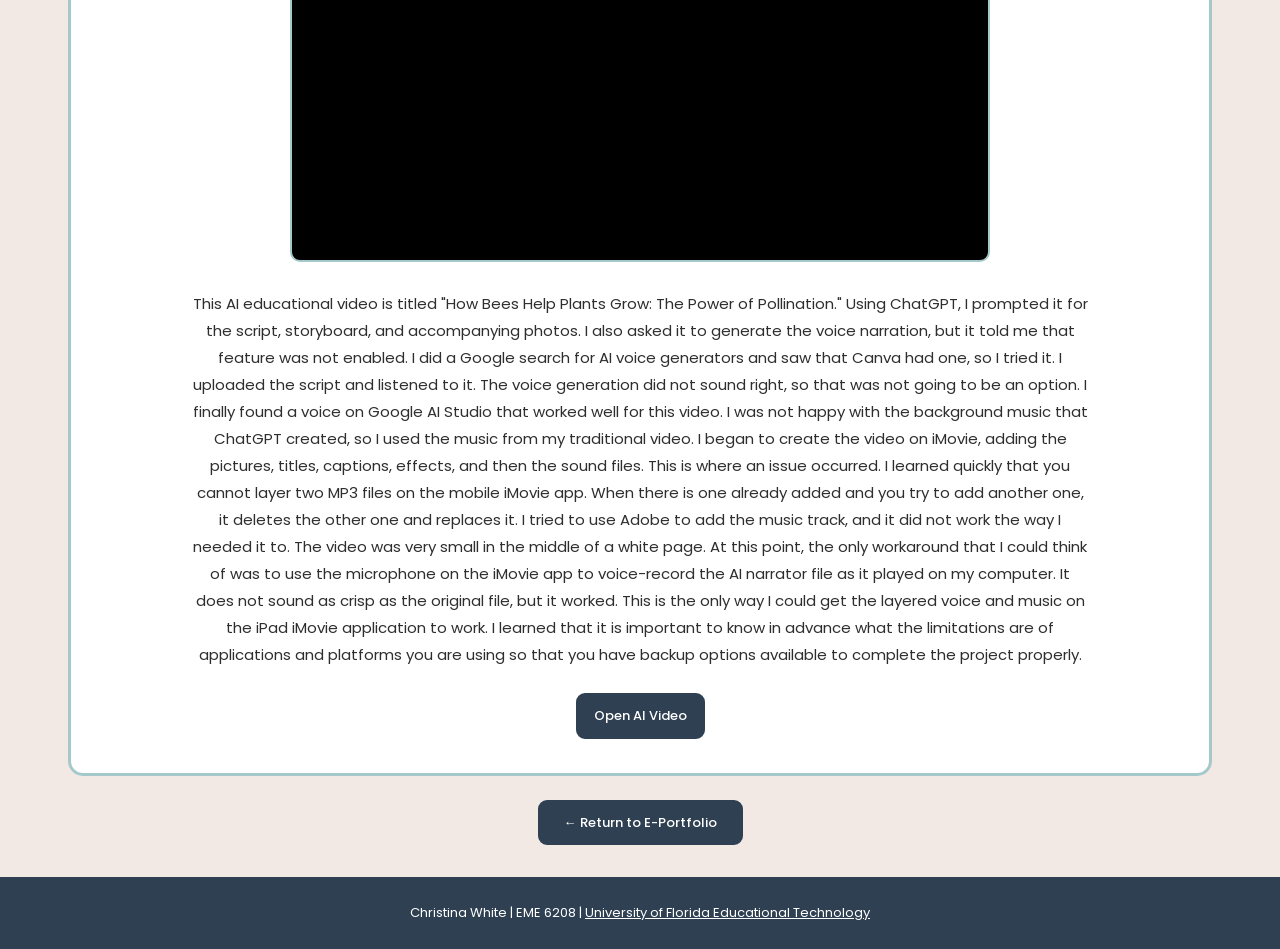
<file: video-production.html>
<!DOCTYPE html>
<html lang="en">

<head>

  <meta charset="UTF-8">

  <meta name="viewport"
        content="width=device-width, initial-scale=1.0">

  <meta name="description"
        content="Christina White's Video Production projects.">

  <meta name="theme-color"
        content="#A5C9CA">
<meta name="referrer" content="strict-origin-when-cross-origin">

  <title>Video Production | Christina White</title>


  <!-- SAME GOOGLE FONTS AS HOME PAGE -->

  <link rel="preconnect"
        href="https://fonts.googleapis.com">

  <link rel="preconnect"
        href="https://fonts.gstatic.com"
        crossorigin>

  <link
    href="https://fonts.googleapis.com/css2?family=Lora:wght@700&family=Poppins:wght@400;500;600;700&display=swap"
    rel="stylesheet">


  <!-- SAME STYLESHEET -->

  <link rel="stylesheet"
        href="style.css">


  <!-- SAME JAVASCRIPT -->

  <script src="script.js"
          defer></script>

</head>


<body id="top">

  <a class="skip-link"
     href="#main-content">
    Skip to content
  </a>


  <div class="page-shell">


    <!-- ==================================
         TOP NAVIGATION
         ================================== -->

    <header class="site-header">

      <nav class="navigation"
           aria-label="Main navigation">


        <button
          class="menu-toggle"
          type="button"
          aria-expanded="false"
          aria-controls="navigation-links"
          hidden>

          Menu

          <span aria-hidden="true">☰</span>

        </button>


        <ul class="nav-list"
            id="navigation-links">


          <li>
            <a class="nav-link"
               href="index.html#about">
              About Me
            </a>
          </li>


          <li>
            <a class="nav-link"
               href="index.html#image-editing">
              Image Editing
            </a>
          </li>


          <li>
            <a class="nav-link"
               href="index.html#web-design-1">
              Web Design #1
            </a>
          </li>


          <li>
            <a class="nav-link"
               href="index.html#web-design-2">
              Web Design #2
            </a>
          </li>


          <li>
            <a class="nav-link is-active"
               href="index.html#video-production">
              Video Production
            </a>
          </li>


          <li>
            <a class="nav-link"
               href="index.html#animation">
              Digital Animation
            </a>
          </li>


          <li>
            <a class="nav-link"
               href="index.html#screencasting">
              Screencasting
            </a>
          </li>


          <li>
            <a class="nav-link"
               href="index.html#e-portfolio">
              E-Portfolio
            </a>
          </li>


          <li>
            <a class="nav-link"
               href="index.html#contact">
              Contact Me
            </a>
          </li>


        </ul>

      </nav>

    </header>



    <!-- ==================================
         PAGE TITLE
         ================================== -->

    <div class="introduction video-production-introduction">

      <h1>Video Production</h1>

      <p>Traditional and AI Video Production Projects</p>

    </div>



    <!-- ==================================
         VIDEO PROJECTS
         ================================== -->

    <main class="video-project-grid"
          id="main-content">



      <!-- ==================================
           TRADITIONAL VIDEO
           ================================== -->

      <section class="card video-project-card">


        <h2>TRADITIONAL VIDEO</h2>


        <!-- YOUTUBE VIDEO -->

        <div class="video-frame-container">

      <iframe
  class="video-frame"
  src="https://www.youtube.com/embed/ukU4JjKHua4"
  title="Traditional Video Production Project by Christina White"
  loading="lazy"
  referrerpolicy="strict-origin-when-cross-origin"
  allow="accelerometer; autoplay; clipboard-write; encrypted-media; gyroscope; picture-in-picture; web-share"
  allowfullscreen>
</iframe>

        </div>


        <!-- PROJECT DESCRIPTION -->

        <div class="video-project-description">

          <p>
This traditional educational video is titled "How Bees Help Plants Grow: The Power of Pollination."  
To produce this video, the first step I took was to determine the video topic. I love bees and plants, so I thought
that this would be an enjoyable topic to work on for an educational video. Then, I
created a storyboard for the video, including narration and types of pictures that I would
need. After that, I went to Pexels.com to find the free pictures that I needed to match
my narration script. I made sure to record the source information for each. I also found
some free music that would go well with the bee theme and noted that source
information as well.  I used iMovie on an iPad to create the video. I had never used this application before,
so this was a learning curve for me. I added all the pictures that I wanted to use and
made sure they were in the correct order. Then I added the music file. To add the
narration, I used the microphone to record myself reading the narration script. Once
this was complete, I listened to the narration and adjusted the lengths of all the picture
timings. I also made sure the volume of the background music was at an appropriate
level so as not to take away from the narration. A formal title was added to the first
slide, and captions were added to a few of the other slides. I enabled some camera and
transition effects on different pictures to fit the narration. I did not see where I could add
any empty frames in the iMovie app, so I typed out the credits in a Google Doc. Then I
snipped them and saved them as PNG files. These were uploaded and added to the
end of the video. Finally, I faded out the background music at the end of the video. I
was able to upload the completed video directly to my YouTube account from the iMovie
application.
          </p>

        </div>


        <!-- OPEN VIDEO BUTTON -->

        <div class="video-project-button">

          <a
            class="button"
            href="https://www.youtube.com/watch?v=ukU4JjKHua4&t"
            target="_blank"
            rel="noopener noreferrer">

            Open Traditional Video

          </a>

        </div>


      </section>



      <!-- ==================================
           AI VIDEO
           ================================== -->

      <section class="card video-project-card">


        <h2>AI VIDEO</h2>


        <!-- YOUTUBE VIDEO -->

        <div class="video-frame-container">

        <iframe
  class="video-frame"
  src="https://www.youtube.com/embed/-cRS77Lnxi4"
  title="AI Video Production Project by Christina White"
  loading="lazy"
  referrerpolicy="strict-origin-when-cross-origin"
  allow="accelerometer; autoplay; clipboard-write; encrypted-media; gyroscope; picture-in-picture; web-share"
  allowfullscreen>
</iframe>

        </div>


        <!-- PROJECT DESCRIPTION -->

        <div class="video-project-description">

          <p>
This AI educational video is titled "How Bees Help Plants Grow: The Power of Pollination." 
Using ChatGPT, I prompted it for the script, storyboard, and accompanying photos. I also
asked it to generate the voice narration, but it told me that feature was not enabled. I
did a Google search for AI voice generators and saw that Canva had one, so I tried it. I
uploaded the script and listened to it. The voice generation did not sound right, so that 
was not going to be an option. I finally found a voice on Google AI Studio that worked well 
for this video. I was not happy with the background music that ChatGPT created, so I used the 
music from my traditional video. I began to create the video on iMovie, adding the pictures, 
titles, captions, effects, and then the sound files. This is where an issue occurred. I learned
quickly that you cannot layer two MP3 files on the mobile iMovie app. When there is one already 
added and you try to add another one, it deletes the other one and replaces it. I tried to use 
Adobe to add the music track, and it did not work the way I needed it to. The video was very small 
in the middle of a white page. At this point, the only workaround that I could think of was to use 
the microphone on the iMovie app to voice-record the AI narrator file as it played on my computer. 
It does not sound as crisp as the original file, but it worked. This is the only way I could get the 
layered voice and music on the iPad iMovie application to work.  I learned that it is important to know 
in advance what the limitations are of applications and platforms you are using so that you have backup 
options available to complete the project properly.
          </p>

        </div>


        <!-- OPEN VIDEO BUTTON -->

        <div class="video-project-button">

          <a
            class="button"
            href="https://www.youtube.com/watch?v=-cRS77Lnxi4&t"
            target="_blank"
            rel="noopener noreferrer">

            Open AI Video

          </a>

        </div>


      </section>


    </main>



    <!-- ==================================
         RETURN TO PORTFOLIO
         ================================== -->

    <div class="back-to-top">

      <a
        class="button"
        href="index.html#video-production">

        ← Return to E-Portfolio

      </a>

    </div>



    <!-- ==================================
         FOOTER
         ================================== -->

    <footer class="site-footer">

      <p>

        Christina White | EME 6208 |

        <a href="https://education.ufl.edu/educational-technology/">
          University of Florida Educational Technology
        </a>

      </p>

    </footer>


  </div>

</body>

</html>
</file>
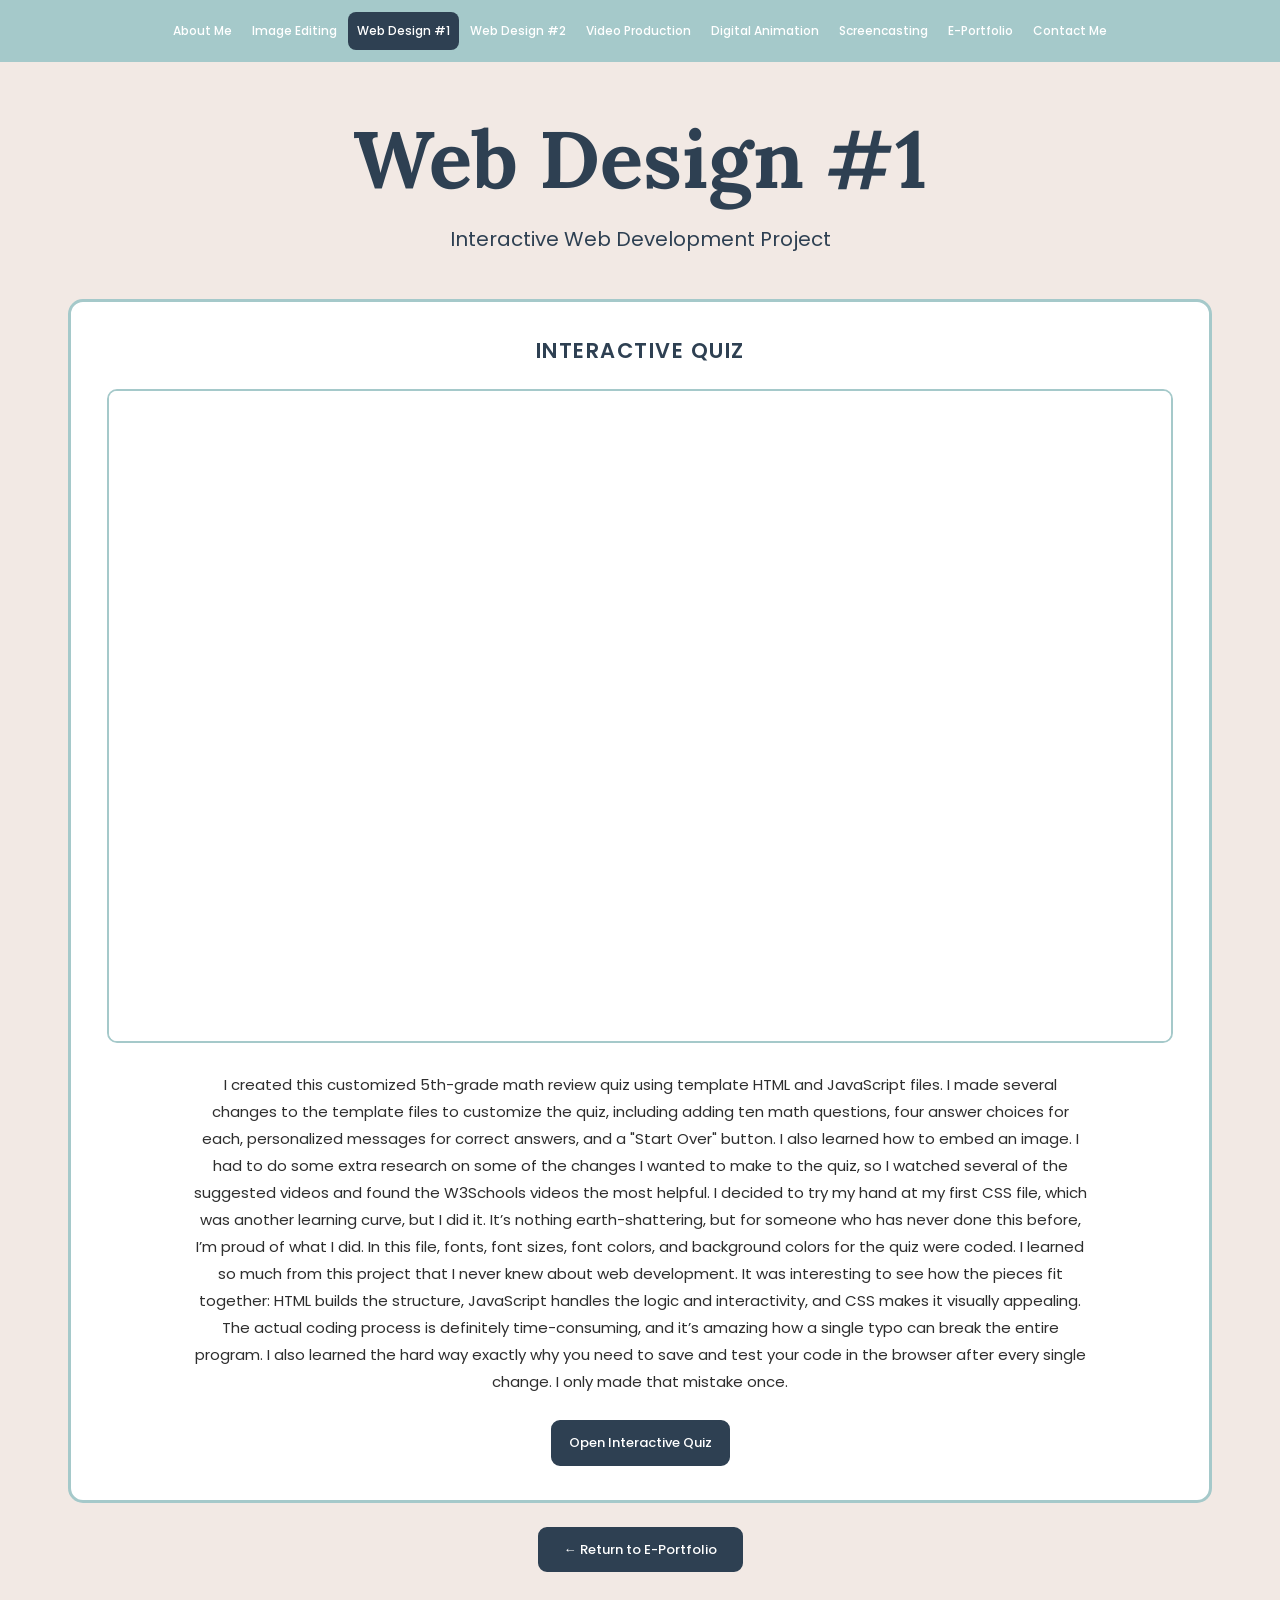
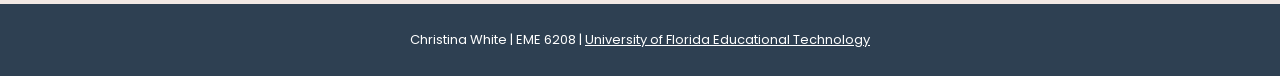
<file: web-design-1.html>
<!DOCTYPE html>
<html lang="en">

<head>
  <meta charset="UTF-8">

  <meta name="viewport"
        content="width=device-width, initial-scale=1.0">

  <meta name="description"
        content="Christina White's Web Design #1 project.">

  <meta name="theme-color" content="#A5C9CA">

  <title>Web Design #1 | Christina White</title>


  <!-- SAME GOOGLE FONTS AS HOME PAGE -->

  <link rel="preconnect"
        href="https://fonts.googleapis.com">

  <link rel="preconnect"
        href="https://fonts.gstatic.com"
        crossorigin>

  <link
    href="https://fonts.googleapis.com/css2?family=Lora:wght@700&family=Poppins:wght@400;500;600;700&display=swap"
    rel="stylesheet">


  <!-- SAME STYLESHEET AS HOME PAGE -->

  <link rel="stylesheet" href="style.css">


  <!-- SAME JAVASCRIPT -->

  <script src="script.js" defer></script>

</head>


<body id="top">

  <a class="skip-link" href="#main-content">
    Skip to content
  </a>


  <div class="page-shell">


    <!-- ==================================
         TOP NAVIGATION BAR
         ================================== -->

    <header class="site-header">

      <nav class="navigation"
           aria-label="Main navigation">

        <button
          class="menu-toggle"
          type="button"
          aria-expanded="false"
          aria-controls="navigation-links"
          hidden>

          Menu

          <span aria-hidden="true">☰</span>

        </button>


        <ul class="nav-list"
            id="navigation-links">


          <li>
            <a class="nav-link"
               href="index.html#about">
              About Me
            </a>
          </li>


          <li>
            <a class="nav-link"
               href="index.html#image-editing">
              Image Editing
            </a>
          </li>


          <li>
            <a class="nav-link is-active"
               href="index.html#web-design-1">
              Web Design #1
            </a>
          </li>


          <li>
            <a class="nav-link"
               href="index.html#web-design-2">
              Web Design #2
            </a>
          </li>


          <li>
            <a class="nav-link"
               href="index.html#video-production">
              Video Production
            </a>
          </li>


          <li>
            <a class="nav-link"
               href="index.html#animation">
              Digital Animation
            </a>
          </li>


          <li>
            <a class="nav-link"
               href="index.html#screencasting">
              Screencasting
            </a>
          </li>


          <li>
            <a class="nav-link"
               href="index.html#e-portfolio">
              E-Portfolio
            </a>
          </li>


          <li>
            <a class="nav-link"
               href="index.html#contact">
              Contact Me
            </a>
          </li>


        </ul>

      </nav>

    </header>



    <!-- ==================================
         PAGE TITLE
         ================================== -->

    <div class="introduction web-design-introduction">

      <h1>Web Design #1</h1>

      <p>Interactive Web Development Project</p>

    </div>



    <!-- ==================================
         INTERACTIVE QUIZ PROJECT
         ================================== -->

    <main class="web-design-project-grid"
          id="main-content">


      <section class="card web-design-project-card">


        <h2>INTERACTIVE QUIZ</h2>



        <!-- ==================================
             EMBEDDED INTERACTIVE QUIZ
             ================================== -->

        <div class="website-frame-container">

          <iframe
            class="website-frame"
            src="https://tchr365.github.io/christinawhite.interactivequiz/"
            title="Interactive Quiz created by Christina White"
            loading="lazy">
          </iframe>

        </div>



        <!-- ==================================
             PROJECT DESCRIPTION
             Replace this with your own text.
             ================================== -->

        <div class="web-project-description">

          <p>
I created this customized 5th-grade math review quiz using template HTML and JavaScript files.  I made several changes to the template files to customize the quiz, including adding ten math questions, four answer choices for each, personalized messages for correct answers, and a "Start Over" button.  I also learned how to embed an image.  I had to do some extra research on some of the changes I wanted to make to the quiz, so I watched several of the suggested videos and found the W3Schools videos the most helpful.  I decided to try my hand at my first CSS file, which was another learning curve, but I did it.  It’s nothing earth-shattering, but for someone who has never done this before, I’m proud of what I did. In this file, fonts, font sizes, font colors, and background colors for the quiz were coded.  I learned so much from this project that I never knew about web development.  It was interesting to see how the pieces fit together: HTML builds the structure, JavaScript handles the logic and interactivity, and CSS makes it visually appealing.  The actual coding process is definitely time-consuming, and it’s amazing how a single typo can break the entire program.  I also learned the hard way exactly why you need to save and test your code in the browser after every single change.  I only made that mistake once. 
          </p>

        </div>



        <!-- ==================================
             OPTIONAL BUTTON
             Opens the quiz by itself
             ================================== -->

        <div class="web-project-button">

          <a
            class="button"
            href="https://tchr365.github.io/christinawhite.interactivequiz/"
            target="_blank"
            rel="noopener noreferrer">

            Open Interactive Quiz

          </a>

        </div>


      </section>


    </main>



    <!-- ==================================
         RETURN TO PORTFOLIO
         ================================== -->

    <div class="back-to-top">

      <a class="button"
         href="index.html#web-design-1">

        ← Return to E-Portfolio

      </a>

    </div>



    <!-- ==================================
         SAME FOOTER AS HOME PAGE
         ================================== -->

    <footer class="site-footer">

      <p>
        Christina White | EME 6208 |

        <a href="https://education.ufl.edu/educational-technology/">
          University of Florida Educational Technology
        </a>

      </p>

    </footer>


  </div>

</body>

</html>
</file>
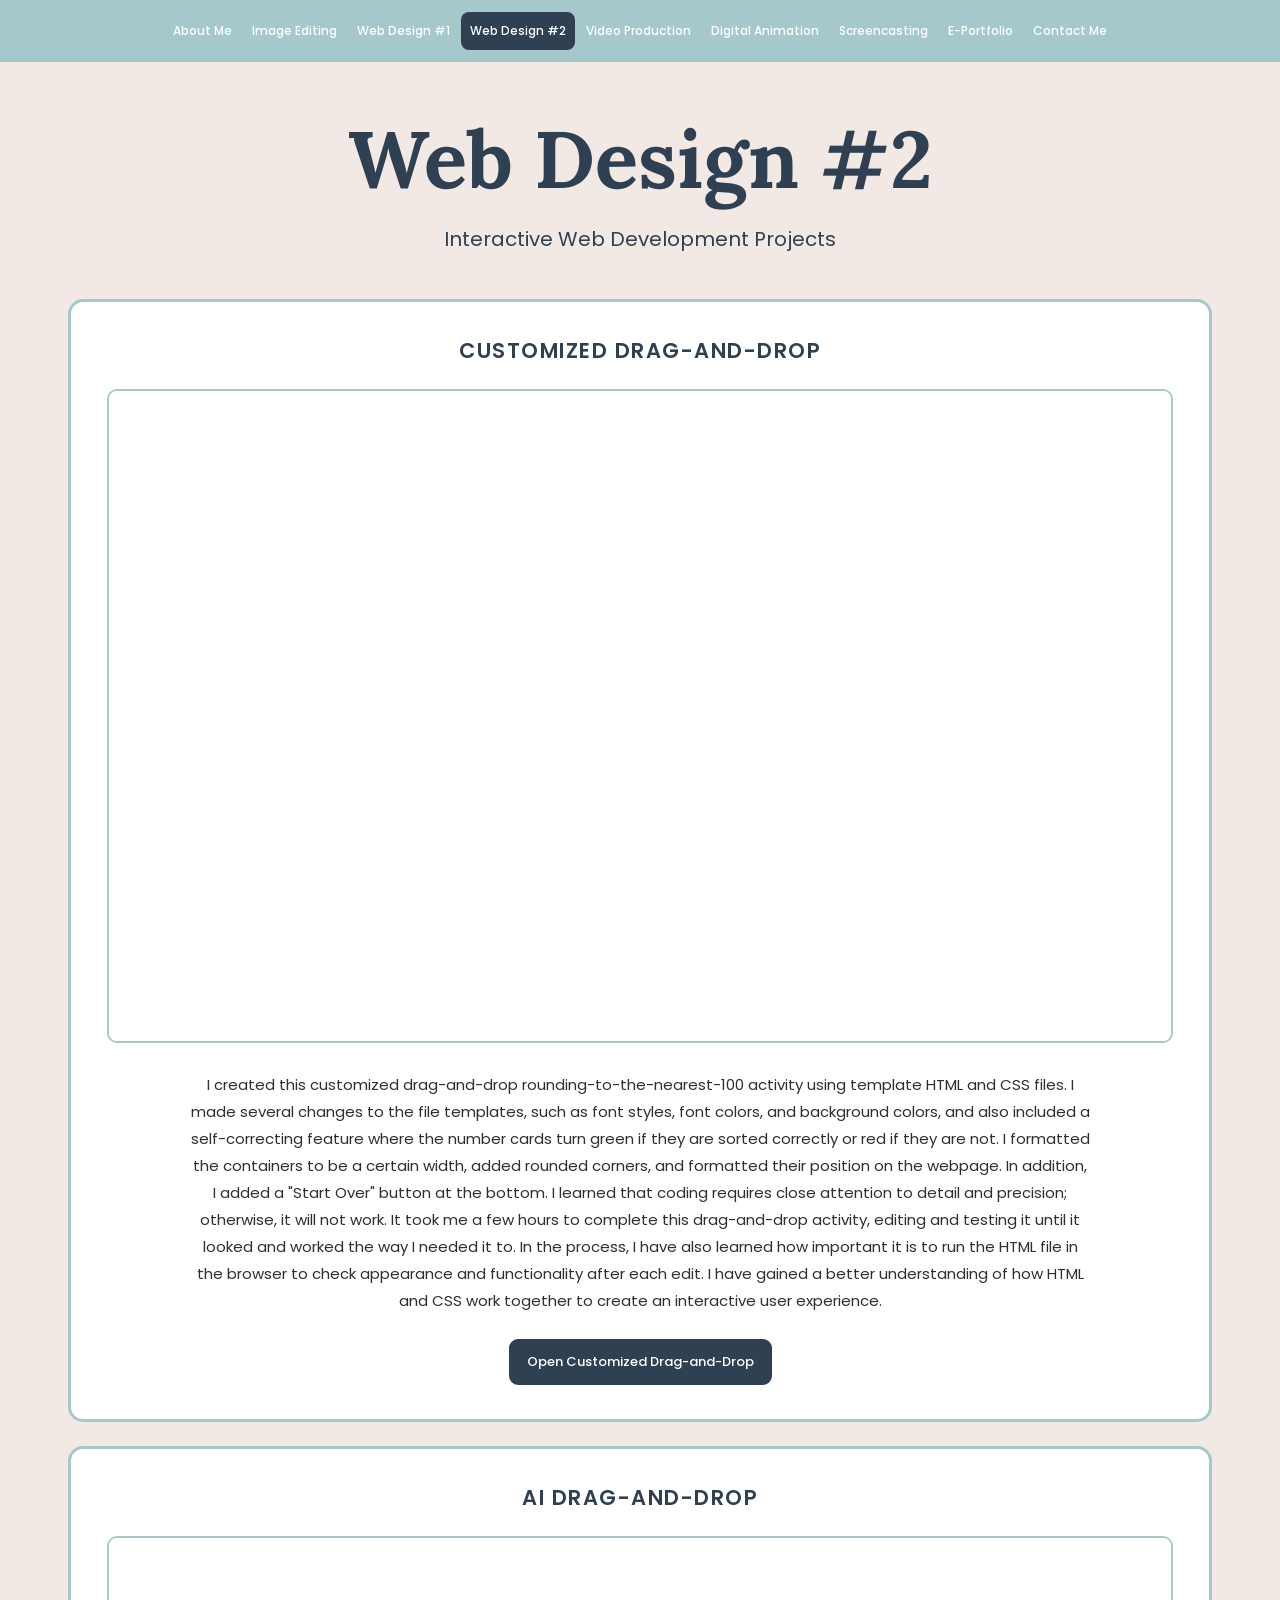
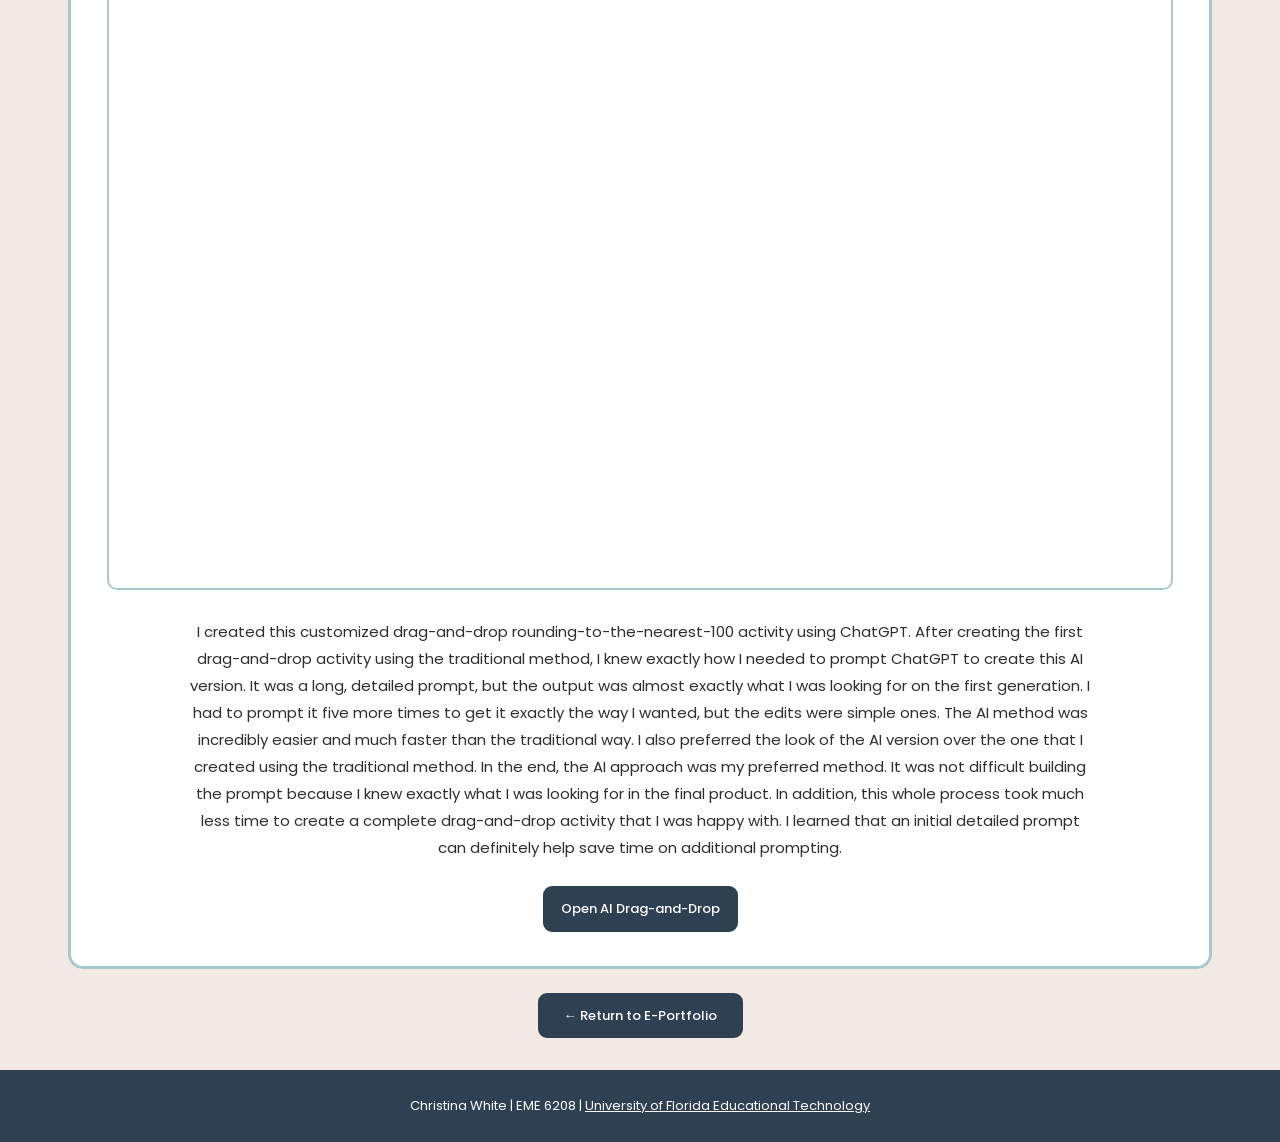
<file: web-design-2.html>
<!DOCTYPE html>
<html lang="en">

<head>

  <meta charset="UTF-8">

  <meta name="viewport"
        content="width=device-width, initial-scale=1.0">

  <meta name="description"
        content="Christina White's Web Design #2 projects.">

  <meta name="theme-color"
        content="#A5C9CA">

  <title>Web Design #2 | Christina White</title>


  <!-- SAME GOOGLE FONTS AS HOME PAGE -->

  <link rel="preconnect"
        href="https://fonts.googleapis.com">

  <link rel="preconnect"
        href="https://fonts.gstatic.com"
        crossorigin>

  <link
    href="https://fonts.googleapis.com/css2?family=Lora:wght@700&family=Poppins:wght@400;500;600;700&display=swap"
    rel="stylesheet">


  <!-- SAME STYLESHEET AS HOME PAGE -->

  <link rel="stylesheet"
        href="style.css">


  <!-- SAME JAVASCRIPT -->

  <script src="script.js"
          defer></script>

</head>


<body id="top">

  <a class="skip-link"
     href="#main-content">
    Skip to content
  </a>


  <div class="page-shell">


    <!-- ==================================
         TOP NAVIGATION BAR
         ================================== -->

    <header class="site-header">

      <nav class="navigation"
           aria-label="Main navigation">


        <button
          class="menu-toggle"
          type="button"
          aria-expanded="false"
          aria-controls="navigation-links"
          hidden>

          Menu

          <span aria-hidden="true">☰</span>

        </button>


        <ul class="nav-list"
            id="navigation-links">


          <li>
            <a class="nav-link"
               href="index.html#about">
              About Me
            </a>
          </li>


          <li>
            <a class="nav-link"
               href="index.html#image-editing">
              Image Editing
            </a>
          </li>


          <li>
            <a class="nav-link"
               href="index.html#web-design-1">
              Web Design #1
            </a>
          </li>


          <li>
            <a class="nav-link is-active"
               href="index.html#web-design-2">
              Web Design #2
            </a>
          </li>


          <li>
            <a class="nav-link"
               href="index.html#video-production">
              Video Production
            </a>
          </li>


          <li>
            <a class="nav-link"
               href="index.html#animation">
              Digital Animation
            </a>
          </li>


          <li>
            <a class="nav-link"
               href="index.html#screencasting">
              Screencasting
            </a>
          </li>


          <li>
            <a class="nav-link"
               href="index.html#e-portfolio">
              E-Portfolio
            </a>
          </li>


          <li>
            <a class="nav-link"
               href="index.html#contact">
              Contact Me
            </a>
          </li>


        </ul>

      </nav>

    </header>



    <!-- ==================================
         PAGE TITLE
         ================================== -->

    <div class="introduction web-design-introduction">

      <h1>Web Design #2</h1>

      <p>Interactive Web Development Projects</p>

    </div>



    <!-- ==================================
         PROJECTS
         ================================== -->

    <main class="web-design-2-grid"
          id="main-content">



      <!-- ==================================
           CUSTOMIZED DRAG-AND-DROP
           ================================== -->

      <section class="card web-design-project-card">


        <h2>CUSTOMIZED DRAG-AND-DROP</h2>


        <!-- EMBEDDED WEBSITE -->

        <div class="website-frame-container">

          <iframe
            class="website-frame"
            src="https://tchr365.github.io/christinawhite.drag-and-drop/"
            title="Customized Drag-and-Drop activity created by Christina White"
            loading="lazy">
          </iframe>

        </div>


        <!-- PROJECT DESCRIPTION -->

        <div class="web-project-description">

          <p>
I created this customized drag-and-drop rounding-to-the-nearest-100 activity using template HTML and CSS files.  I made several changes to the file templates, such as font styles, font colors, and background colors, and also included a self-correcting feature where the number cards turn green if they are sorted correctly or red if they are not.  I formatted the containers to be a certain width, added rounded corners, and formatted their position on the webpage.  In addition, I added a "Start Over" button at the bottom.  I learned that coding requires close attention to detail and precision; otherwise, it will not work.  It took me a few hours to complete this drag-and-drop activity, editing and testing it until it looked and worked the way I needed it to.  In the process, I have also learned how important it is to run the HTML file in the browser to check appearance and functionality after each edit.  I have gained a better understanding of how HTML and CSS work together to create an interactive user experience.  
          </p>

        </div>


        <!-- OPEN PROJECT BUTTON -->

        <div class="web-project-button">

          <a
            class="button"
            href="https://tchr365.github.io/christinawhite.drag-and-drop/"
            target="_blank"
            rel="noopener noreferrer">

            Open Customized Drag-and-Drop

          </a>

        </div>


      </section>



      <!-- ==================================
           AI DRAG-AND-DROP
           ================================== -->

      <section class="card web-design-project-card">


        <h2>AI DRAG-AND-DROP</h2>


        <!-- EMBEDDED WEBSITE -->

        <div class="website-frame-container">

          <iframe
            class="website-frame"
            src="https://tchr365.github.io/christinawhite.AIdrag-and-drop/"
            title="AI Drag-and-Drop activity created by Christina White"
            loading="lazy">
          </iframe>

        </div>


        <!-- PROJECT DESCRIPTION -->

        <div class="web-project-description">

          <p>
I created this customized drag-and-drop rounding-to-the-nearest-100 activity using ChatGPT.  After creating the first drag-and-drop activity using the traditional method, I knew exactly how I needed to prompt ChatGPT to create this AI version.  It was a long, detailed prompt, but the output was almost exactly what I was looking for on the first generation.  I had to prompt it five more times to get it exactly the way I wanted, but the edits were simple ones.  The AI method was incredibly easier and much faster than the traditional way.  I also preferred the look of the AI version over the one that I created using the traditional method.  In the end, the AI approach was my preferred method.  It was not difficult building the prompt because I knew exactly what I was looking for in the final product.  In addition, this whole process took much less time to create a complete drag-and-drop activity that I was happy with.  I learned that an initial detailed prompt can definitely help save time on additional prompting.
          </p>

        </div>


        <!-- OPEN PROJECT BUTTON -->

        <div class="web-project-button">

          <a
            class="button"
            href="https://tchr365.github.io/christinawhite.AIdrag-and-drop/"
            target="_blank"
            rel="noopener noreferrer">

            Open AI Drag-and-Drop

          </a>

        </div>


      </section>


    </main>



    <!-- ==================================
         RETURN TO PORTFOLIO
         ================================== -->

    <div class="back-to-top">

      <a
        class="button"
        href="index.html#web-design-2">

        ← Return to E-Portfolio

      </a>

    </div>



    <!-- ==================================
         SAME FOOTER
         ================================== -->

    <footer class="site-footer">

      <p>

        Christina White | EME 6208 |

        <a href="https://education.ufl.edu/educational-technology/">
          University of Florida Educational Technology
        </a>

      </p>

    </footer>


  </div>

</body>

</html>
</file>
<file: style.css>
/* Change these variables to adjust the whole portfolio. */
:root {
  --teal: #A5C9CA;
  --beige: #F2E9E4;
  --charcoal: #2E2E2E;
  --blue-gray: #2E4052;
  --white: #FFFFFF;
  --gap: 24px;
  --page-gutter: 64px;
  --card-radius: 15px;
  --portfolio-height: 360px;
}

* { box-sizing: border-box; }
html { scroll-behavior: smooth; }
body {
  margin: 0;
  background: var(--beige);
  color: var(--charcoal);
  font: 400 16px/1.8 "Poppins", Arial, sans-serif;
}
button, summary { font: inherit; }
button, a, summary { -webkit-tap-highlight-color: transparent; }
a { color: var(--blue-gray); }
button { cursor: pointer; }
[hidden] { display: none !important; }
:focus-visible { outline: 3px solid var(--blue-gray); outline-offset: 4px; }
h1, h2, p { margin: 0; }
h1, h2 { color: var(--blue-gray); }
h2 { font-size: 21px; font-weight: 600; line-height: 1.4; letter-spacing: 1.5px; text-transform: uppercase; }

/* The outer shell lets the navigation and footer bars fill the page. */
.page-shell { width: 100%; background: var(--beige); }
/* Keep the inner content centered at its existing width. */
.navigation, .introduction, .portfolio-grid, .back-to-top {
  width: min(1320px, calc(100% - var(--page-gutter)));
  margin-inline: auto;
}
.skip-link { position: fixed; top: 8px; left: 8px; z-index: 100; padding: 8px 16px; background: white; transform: translateY(-150%); }
.skip-link:focus { transform: translateY(0); }

/* White navigation labels on teal; highlighted labels use blue-gray. */
.site-header { position: sticky; top: 0; z-index: 20; background: var(--teal); }
.navigation { padding: 12px 16px; }
.nav-list, .dropdown-list { list-style: none; margin: 0; padding: 0; }
.nav-list { display: flex; align-items: center; justify-content: center; gap: 2px; }
.nav-list > li { position: relative; }
.nav-link, .nav-dropdown > summary {
  display: flex; align-items: center; justify-content: center; gap: 7px;
  padding: 10px 9px; border-radius: 8px;
  color: var(--white); font-size: 12px; font-weight: 500;
  line-height: 1.5; text-decoration: none; white-space: nowrap;
  transition: background-color 160ms ease;
}
.nav-dropdown > summary { cursor: pointer; list-style: none; }
.nav-dropdown > summary::-webkit-details-marker { display: none; }
.nav-link:hover, .nav-link:focus-visible, .nav-link.is-active,
.nav-dropdown > summary:hover, .nav-dropdown > summary:focus-visible,
.nav-dropdown.is-active > summary, .nav-dropdown[open] > summary { background: var(--blue-gray); color: var(--white); }
.chevron { width: 6px; height: 6px; border-right: 1.5px solid; border-bottom: 1.5px solid; transform: translateY(-2px) rotate(45deg); }
.nav-dropdown[open] .chevron { transform: translateY(1px) rotate(225deg); }
.dropdown-list {
  position: absolute; top: calc(100% + 6px); left: 0;
  min-width: 260px; padding: 7px; border-radius: 10px;
  background: var(--blue-gray); box-shadow: 0 8px 22px #2E405226;
}
.dropdown-list a { display: block; padding: 10px 12px; border-radius: 6px; color: var(--white); font-size: 13px; line-height: 1.6; text-decoration: none; }
.dropdown-list a:hover, .dropdown-list a:focus-visible { background: #ffffff1f; outline-color: white; }
.menu-toggle { display: none; padding: 8px 16px; margin-left: auto; border: 0; border-radius: 8px; color: var(--white); background: var(--blue-gray); }
.menu-toggle span { margin-left: 10px; }

/* Name and subtitle, directly below the navigation. */
.introduction { padding: 49px 24px 52px; text-align: center; }
.introduction h1 { font-family: "Lora", Georgia, serif; font-size: 80px; font-weight: 700; line-height: 1.2; }
.introduction p { margin-top: 14px; color: var(--blue-gray); font-size: clamp(15px, 1.7vw, 20px); }

/* The same gap controls spacing horizontally and vertically. */
.portfolio-grid { display: grid; grid-template-columns: repeat(3, minmax(0, 1fr)); gap: var(--gap); padding: 0 36px; }
.card {
  min-width: 0; padding: 30px 26px; border: 3px solid var(--teal);
  border-radius: var(--card-radius); background: var(--white); text-align: center;
  scroll-margin-top: 92px;
}
.card h2 { margin-bottom: 18px; }
.card p + p { margin-top: 16px; }
.full-width { grid-column: 1 / -1; padding: 34px 48px; }
.project-card { display: flex; flex-direction: column; font-size: 15px; }
.project-card h2 { font-size: 20px; }
.project-card > p { margin-bottom: 26px; }
.button-group { display: flex; flex-direction: column; align-items: stretch; gap: 10px; margin-top: auto; }
.button {
  display: inline-flex; align-items: center; justify-content: center; gap: 10px;
  padding: 11px 16px; border: 2px solid var(--blue-gray); border-radius: 9px;
  background: var(--blue-gray); color: var(--white);
  font-family: "Poppins", Arial, sans-serif; font-size: 13px; font-weight: 500;
  line-height: 1.5; text-align: center; text-decoration: none;
  transition: transform 160ms ease, box-shadow 160ms ease;
}
.button:hover { transform: translateY(-2px); box-shadow: 0 4px 10px #2E405226; }
.portfolio-card { min-height: var(--portfolio-height); display: flex; flex-direction: column; justify-content: center; }
.contact-card {
  grid-column: 1 / -1; justify-self: center; width: 50%;
  min-height: calc(var(--portfolio-height) / 2); padding: 22px 20px;
  display: flex; flex-direction: column; justify-content: center;
}
.contact-card h2 { margin-bottom: 12px; }
.contact-card address { font-style: normal; font-size: 14px; }
.contact-card address p + p { margin-top: 3px; }
.contact-card a { overflow-wrap: anywhere; text-underline-offset: 3px; }
.contact-card a:hover { text-decoration-thickness: 2px; }
.back-to-top { padding: var(--gap) 20px 32px; text-align: center; }
.back-to-top .button { padding-inline: 24px; }

/* The final requested footer treatment: white Poppins text. */
.site-footer { padding: 24px; background: var(--blue-gray); color: var(--white); font-size: 13px; text-align: center; }
.site-footer a { color: var(--white); }
.project-dialog { width: min(440px, calc(100% - 32px)); padding: 32px; border: 3px solid var(--teal); border-radius: 15px; color: var(--charcoal); text-align: center; }
.project-dialog::backdrop { background: #2E405299; }
.project-dialog h2 { margin-bottom: 16px; font-size: 20px; }
.project-dialog form { margin-top: 24px; }

/* Menus remain available if JavaScript is disabled. */
@media (max-width: 1150px) {
  .site-header { position: relative; }
  .navigation { padding: 12px; }
  .menu-toggle { display: block; }
  .nav-list { flex-direction: column; align-items: stretch; gap: 4px; }
  .js .nav-list { display: none; }
  .js .nav-list.is-open { display: flex; margin-top: 12px; }
  .nav-link, .nav-dropdown > summary { justify-content: space-between; padding: 12px 16px; font-size: 14px; }
  .dropdown-list { position: static; min-width: 0; margin-top: 4px; box-shadow: none; }
  .card { scroll-margin-top: 20px; }
}
@media (max-width: 900px) {
  :root { --page-gutter: 32px; }
  .portfolio-grid { grid-template-columns: 1fr; padding-inline: 22px; }
  .card, .full-width { padding: 28px 24px; }
  .portfolio-card { min-height: 0; }
  .contact-card { width: 100%; min-height: 0; }
  .button-group { width: min(100%, 360px); align-self: center; }
}
@media (max-width: 480px) {
  :root { --page-gutter: 20px; }
  .introduction { padding: 32px 16px 36px; }
  .introduction h1 { font-size: 48px; }
  .portfolio-grid { padding-inline: 12px; }
  .card, .full-width { padding: 25px 18px; }
  body { font-size: 15px; }
  h2, .project-card h2 { font-size: 19px; }
  .contact-card address { font-size: 13px; }
  .site-footer { font-size: 12px; padding: 22px 16px; }
}
@media (prefers-reduced-motion: reduce) {
  html { scroll-behavior: auto; }
  .button, .nav-link, .nav-dropdown > summary { transition: none; }
  .button:hover { transform: none; }
}
/* =========================================================
   IMAGE EDITING PROJECT PAGE
   ========================================================= */

.image-editing-introduction {
  padding-bottom: 42px;
}


/* Main Image Editing project grid */

.image-project-grid {
  width: min(1320px, calc(100% - var(--page-gutter)));
  margin-left: auto;
  margin-right: auto;
  padding: 0 36px;

  display: grid;
  grid-template-columns: 1fr 1fr;
  gap: 24px;
}


/* SVG LOGO - full width across the top */

.svg-project {
  grid-column: 1 / 3;
}


/* INKSCAPE - bottom left */

.inkscape-project {
  grid-column: 1 / 2;
}


/* AI BOOKCOVER - bottom right */

.ai-project {
  grid-column: 2 / 3;
}


/* Project card formatting */

.image-project-card {
  width: 100%;
  min-width: 0;

  display: flex;
  flex-direction: column;
  align-items: center;

  padding: 34px 36px;

  text-align: center;
}


.image-project-card h2 {
  margin-bottom: 24px;
}


/* Project images */

.project-image {
  display: block;

  width: 100%;
  max-width: 300px;
  height: auto;

  margin: 0 auto 25px;

  border-radius: 10px;

  object-fit: contain;
}

/* Make SVG logo larger */
.svg-project .project-image {
  max-width: 300px;  
margin-bottom: 24px;

}
/* Project descriptions */

.image-project-card p {
  width: 100%;
  max-width: 800px;

  margin: 0 auto;

  font-size: 15px;
  line-height: 1.8;
}

/* =========================================================
   MOBILE
   Stack projects only on small screens
   ========================================================= */

@media (max-width: 600px) {

  .image-project-grid {
    grid-template-columns: 1fr;
    padding: 0 12px;
  }


  .svg-project,
  .inkscape-project,
  .ai-project {
    grid-column: 1;
  }


  .image-project-card {
    padding: 25px 18px;
  }

}
/* =========================================================
   WEB DESIGN #1 PROJECT PAGE
   ========================================================= */


/* Page title spacing */

.web-design-introduction {
  padding-bottom: 42px;
}


/* Main project area */

.web-design-project-grid {
  width: min(1320px, calc(100% - var(--page-gutter)));

  margin-left: auto;
  margin-right: auto;

  padding: 0 36px;
}


/* Full-width Interactive Quiz card */

.web-design-project-card {
  width: 100%;

  padding: 34px 36px;

  text-align: center;
}


.web-design-project-card h2 {
  margin-bottom: 24px;
}


/* =========================================================
   EMBEDDED WEBSITE
   ========================================================= */

.website-frame-container {
  width: 100%;

  max-width: 1100px;

  margin: 0 auto 28px;

  border: 2px solid var(--teal);

  border-radius: 10px;

  overflow: hidden;

  background: var(--white);
}


.website-frame {
  display: block;

  width: 100%;

  height: 650px;

  border: 0;

  background: var(--white);
}


/* =========================================================
   PROJECT DESCRIPTION
   ========================================================= */

.web-project-description {
  width: 100%;

  max-width: 900px;

  margin: 0 auto;
}


.web-project-description p {
  font-size: 15px;

  line-height: 1.8;
}


/* =========================================================
   OPEN QUIZ BUTTON
   ========================================================= */

.web-project-button {
  margin-top: 25px;
}


/* =========================================================
   TABLET
   ========================================================= */

@media (max-width: 900px) {

  .web-design-project-grid {
    padding: 0 22px;
  }


  .website-frame {
    height: 600px;
  }

}


/* =========================================================
   PHONE
   ========================================================= */

@media (max-width: 600px) {

  .web-design-project-grid {
    padding: 0 12px;
  }


  .web-design-project-card {
    padding: 25px 18px;
  }


  .website-frame {
    height: 500px;
  }

}
/* =========================================================
   WEB DESIGN #2 PROJECT PAGE
   ========================================================= */


/* Stack the two project boxes vertically */

.web-design-2-grid {
  width: min(1320px, calc(100% - var(--page-gutter)));

  margin-left: auto;
  margin-right: auto;

  padding: 0 36px;

  display: grid;

  /* ONE column instead of two */
  grid-template-columns: 1fr;

  gap: 24px;
}


/* Each project box spans the full width */

.web-design-2-grid .web-design-project-card {
  width: 100%;
  min-width: 0;
}


/* Keep the embedded website centered */

.web-design-2-grid .website-frame-container {
  width: 100%;
  max-width: 1100px;

  margin-left: auto;
  margin-right: auto;
}


/* Embedded website height */

.web-design-2-grid .website-frame {
  width: 100%;
  height: 650px;
}


/* =========================================================
   TABLET
   ========================================================= */

@media (max-width: 900px) {

  .web-design-2-grid {
    padding: 0 22px;
  }

  .web-design-2-grid .website-frame {
    height: 600px;
  }

}


/* =========================================================
   PHONE
   ========================================================= */

@media (max-width: 600px) {

  .web-design-2-grid {
    padding: 0 12px;
  }

  .web-design-2-grid .website-frame {
    height: 500px;
  }

}
/* =========================================================
   VIDEO PRODUCTION PROJECT PAGE
   ========================================================= */


/* Page title spacing */

.video-production-introduction {
  padding-bottom: 42px;
}


/* Stack video project boxes vertically */

.video-project-grid {
  width: min(1320px, calc(100% - var(--page-gutter)));

  margin-left: auto;
  margin-right: auto;

  padding: 0 36px;

  display: grid;

  grid-template-columns: 1fr;

  gap: 24px;
}


/* Individual video project card */

.video-project-card {
  width: 100%;
  min-width: 0;

  padding: 34px 36px;

  text-align: center;
}


.video-project-card h2 {
  margin-bottom: 24px;
}


/* =========================================================
   VIDEO PLAYER
   ========================================================= */

.video-frame-container {
  width: 100%;

  max-width: 700px;

  margin: 0 auto 28px;

  border: 2px solid var(--teal);

  border-radius: 10px;

  overflow: hidden;

  background: #000;
}


/* Maintain 16:9 video dimensions */

.video-frame {
  display: block;

  width: 100%;

  aspect-ratio: 16 / 9;

  border: 0;
}


/* =========================================================
   PROJECT DESCRIPTION
   ========================================================= */

.video-project-description {
  width: 100%;

  max-width: 900px;

  margin: 0 auto;
}


.video-project-description p {
  font-size: 15px;

  line-height: 1.8;
}


/* =========================================================
   VIDEO BUTTON
   ========================================================= */

.video-project-button {
  margin-top: 25px;
}


/* =========================================================
   TABLET
   ========================================================= */

@media (max-width: 900px) {

  .video-project-grid {
    padding: 0 22px;
  }

}


/* =========================================================
   PHONE
   ========================================================= */

@media (max-width: 600px) {

  .video-project-grid {
    padding: 0 12px;
  }


  .video-project-card {
    padding: 25px 18px;
  }

}
/* =========================================================
   DIGITAL ANIMATION PROJECT PAGE
   ========================================================= */


/* Page title spacing */

.animation-introduction {
  padding-bottom: 42px;
}


/* Main animation project area */

.animation-project-grid {
  width: min(1320px, calc(100% - var(--page-gutter)));

  margin-left: auto;
  margin-right: auto;

  padding: 0 36px;
}


/* Full-width project box */

.animation-project-card {
  width: 100%;
  min-width: 0;

  padding: 34px 36px;

  text-align: center;
}


.animation-project-card h2 {
  margin-bottom: 24px;
}


/* =========================================================
   ANIMATION VIDEO PLAYER
   ========================================================= */

.animation-frame-container {
  width: 100%;

  /* Change this number to make video larger/smaller */
  max-width: 700px;

  margin: 0 auto 28px;

  border: 2px solid var(--teal);

  border-radius: 10px;

  overflow: hidden;

  background: #000;
}


.animation-frame {
  display: block;

  width: 100%;

  aspect-ratio: 16 / 9;

  border: 0;
}


/* =========================================================
   PROJECT DESCRIPTION
   ========================================================= */

.animation-project-description {
  width: 100%;

  max-width: 900px;

  margin: 0 auto;
}


.animation-project-description p {
  font-size: 15px;

  line-height: 1.8;
}


/* =========================================================
   OPEN ANIMATION BUTTON
   ========================================================= */

.animation-project-button {
  margin-top: 25px;
}


/* =========================================================
   TABLET
   ========================================================= */

@media (max-width: 900px) {

  .animation-project-grid {
    padding: 0 22px;
  }

}


/* =========================================================
   PHONE
   ========================================================= */

@media (max-width: 600px) {

  .animation-project-grid {
    padding: 0 12px;
  }


  .animation-project-card {
    padding: 25px 18px;
  }

}
/* =========================================================
   SCREENCASTING PROJECT PAGE
   ========================================================= */


/* Page title */

.screencasting-introduction {
  padding-bottom: 42px;
}


/* Stack all three project boxes */

.screencasting-project-grid {
  width: min(1320px, calc(100% - var(--page-gutter)));

  margin-left: auto;
  margin-right: auto;

  padding: 0 36px;

  display: grid;

  grid-template-columns: 1fr;

  gap: 24px;
}


/* Individual project boxes */

.screencasting-project-card {
  width: 100%;
  min-width: 0;

  padding: 34px 36px;

  text-align: center;
}


.screencasting-project-card h2 {
  margin-bottom: 24px;
}


/* =========================================================
   YOUTUBE SCREENCAST PLAYERS
   ========================================================= */

.screencast-frame-container {
  width: 100%;

  /* Change this number to adjust video size */
  max-width: 700px;

  margin: 0 auto 28px;

  border: 2px solid var(--teal);

  border-radius: 10px;

  overflow: hidden;

  background: #000;
}


.screencast-frame {
  display: block;

  width: 100%;

  aspect-ratio: 16 / 9;

  border: 0;
}


/* =========================================================
   DESCRIPTIONS
   ========================================================= */

.screencasting-project-description {
  width: 100%;

  max-width: 900px;

  margin: 0 auto;
}


.screencasting-project-description p {
  font-size: 15px;

  line-height: 1.8;
}


/* =========================================================
   PROJECT BUTTONS
   ========================================================= */

.screencasting-project-button {
  margin-top: 25px;
}


/* =========================================================
   TABLET
   ========================================================= */

@media (max-width: 900px) {

  .screencasting-project-grid {
    padding: 0 22px;
  }

}


/* =========================================================
   PHONE
   ========================================================= */

@media (max-width: 600px) {

  .screencasting-project-grid {
    padding: 0 12px;
  }


  .screencasting-project-card {
    padding: 25px 18px;
  }


  .reflection-frame {
    height: 500px;
  }
@media (min-width: 1151px) {
  .nav-list {
    gap: 8px;
  }

  .nav-link,
  .nav-dropdown > summary {
    font-size: 14px;
  }
}
</file>
